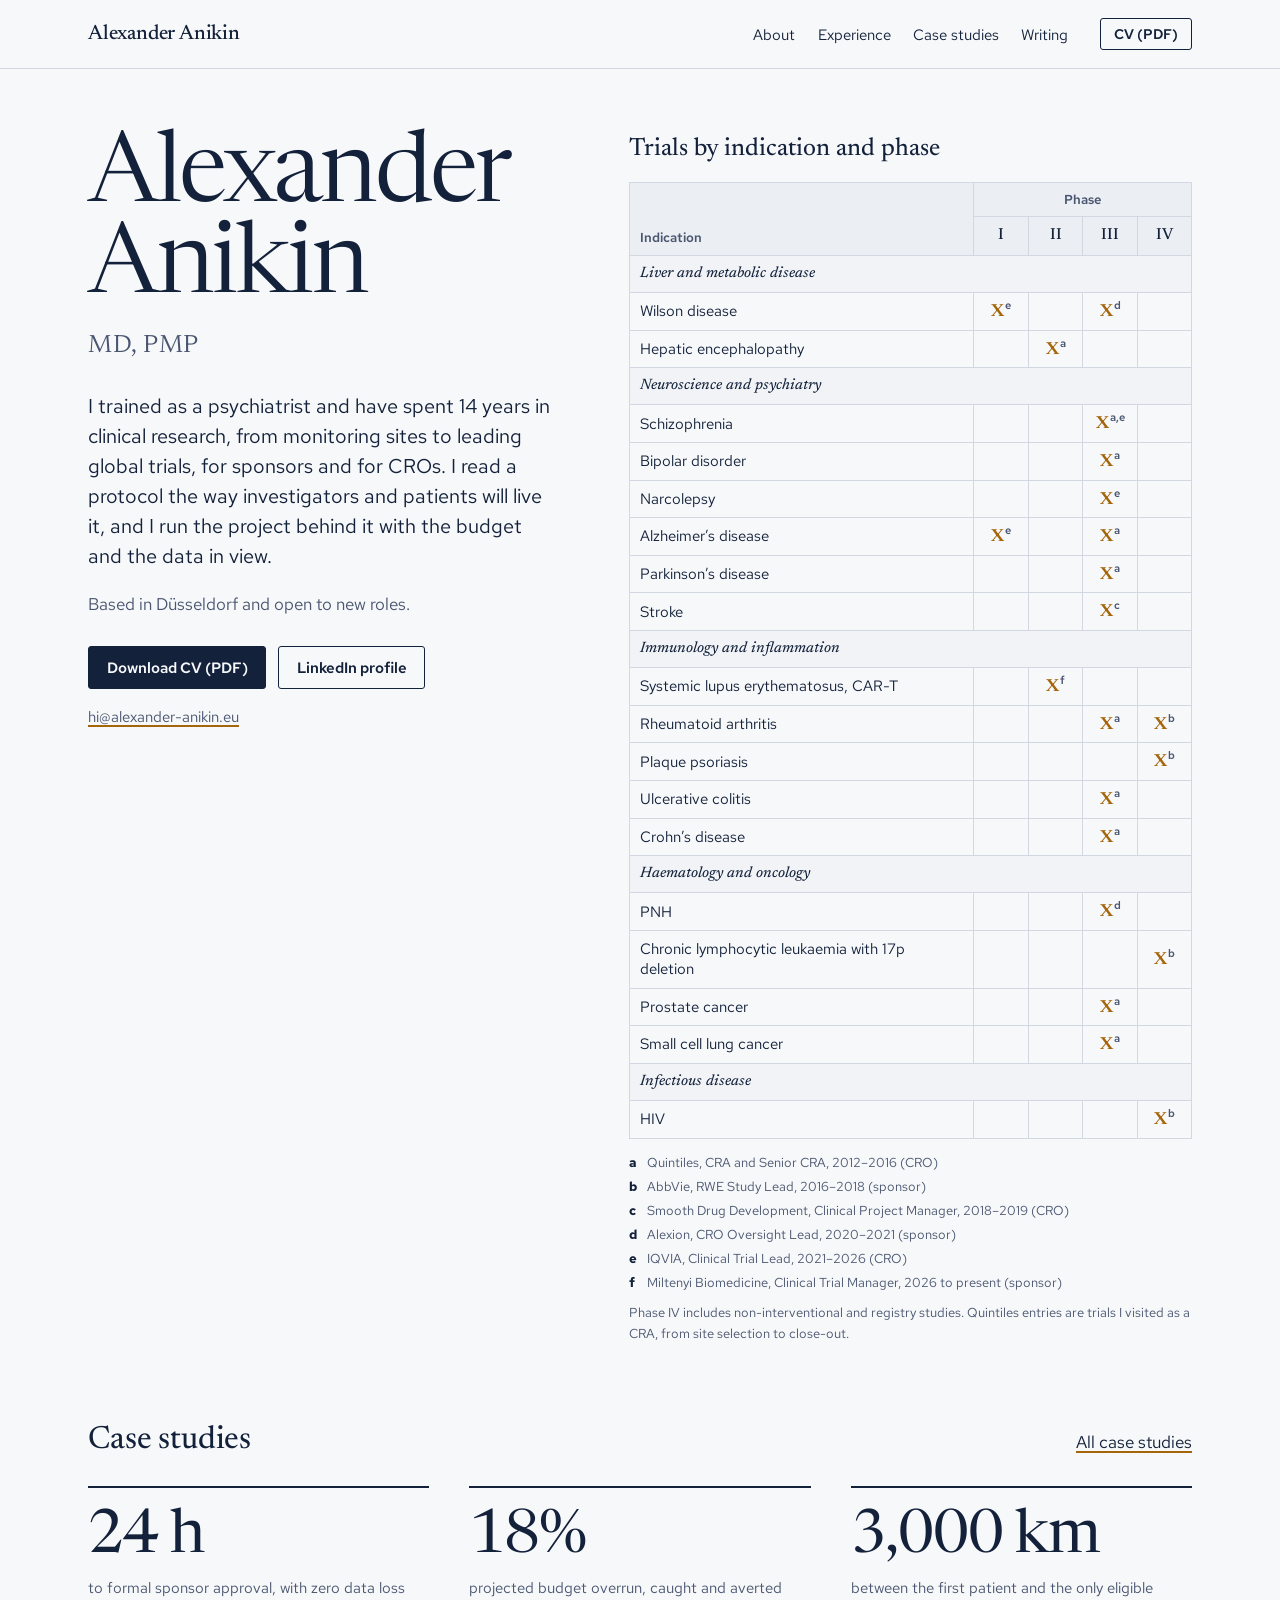
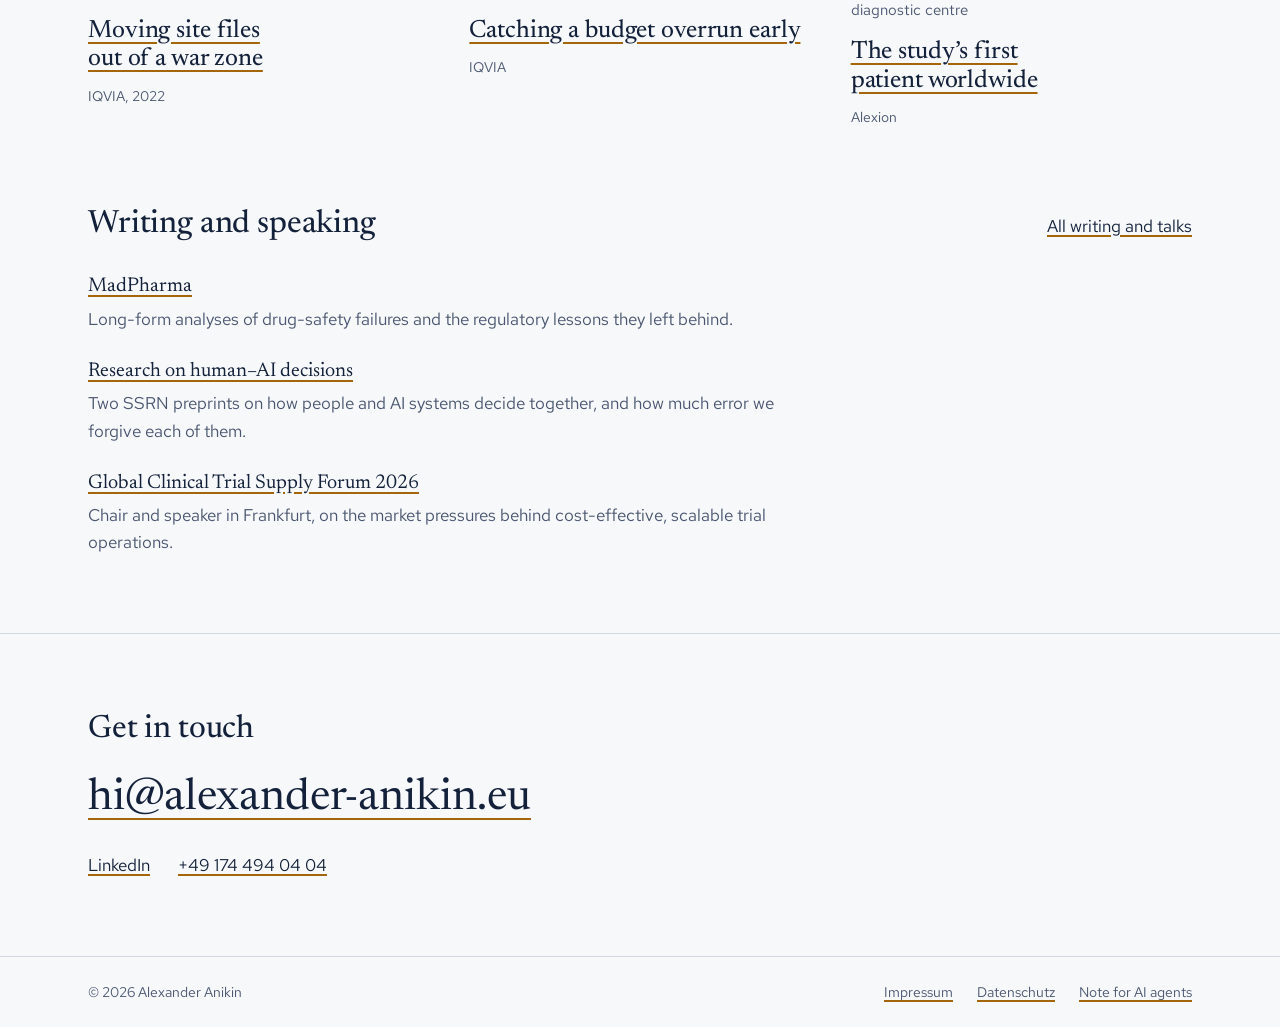
<file: index.html>
<!doctype html>
<html lang="en">
<head>
<meta charset="utf-8">
<meta name="viewport" content="width=device-width, initial-scale=1">
<title>Alexander Anikin, MD | Clinical development and clinical trials</title>
<meta name="description" content="Alexander Anikin, MD: psychiatrist by training, clinical development leader in Düsseldorf. 14 years of Phase I–IV trials at sponsors and CROs. Open to new roles.">
<link rel="canonical" href="https://alexander-anikin.eu/">
<meta name="author" content="Alexander Anikin">
<meta property="og:type" content="profile">
<meta property="og:site_name" content="Alexander Anikin">
<meta property="og:locale" content="en_GB">
<meta property="og:title" content="Alexander Anikin, MD | Clinical development and clinical trials">
<meta property="og:description" content="Alexander Anikin, MD: psychiatrist by training, clinical development leader in Düsseldorf. 14 years of Phase I–IV trials at sponsors and CROs. Open to new roles.">
<meta property="og:url" content="https://alexander-anikin.eu/">
<meta property="og:image" content="https://alexander-anikin.eu/assets/og-image.png">
<meta property="og:image:width" content="1200">
<meta property="og:image:height" content="630">
<meta property="og:image:alt" content="Alexander Anikin, MD. Clinical development leader, trained in psychiatry.">
<meta name="twitter:card" content="summary_large_image">
<link rel="me" href="https://www.linkedin.com/in/alxanikin/">
<link rel="alternate" type="text/plain" href="https://alexander-anikin.eu/llms.txt" title="Summary for AI agents">
<script type="application/ld+json">
{
 "@context": "https://schema.org",
 "@graph": [
  {
   "@type": "WebSite",
   "@id": "https://alexander-anikin.eu/#website",
   "url": "https://alexander-anikin.eu/",
   "name": "Alexander Anikin",
   "inLanguage": "en",
   "publisher": {
    "@id": "https://alexander-anikin.eu/#person"
   }
  },
  {
   "@type": "Person",
   "@id": "https://alexander-anikin.eu/#person",
   "name": "Alexander Anikin",
   "alternateName": [
    "Aleksandr Anikin",
    "Alexander Anikin, MD"
   ],
   "honorificSuffix": "MD",
   "url": "https://alexander-anikin.eu/",
   "image": "https://alexander-anikin.eu/assets/portrait.jpg",
   "email": "mailto:hi@alexander-anikin.eu",
   "telephone": "+49 174 494 0404",
   "jobTitle": "Clinical Trial Manager",
   "worksFor": {
    "@type": "Organization",
    "name": "Miltenyi Biomedicine"
   },
   "description": "Psychiatrist by training and clinical development leader with 14 years in clinical research at sponsors (AbbVie, Alexion, Miltenyi Biomedicine) and CROs (Quintiles, IQVIA, Smooth Drug Development), across Phase I–IV trials. Based in Düsseldorf, Germany, and open to new roles.",
   "address": {
    "@type": "PostalAddress",
    "addressLocality": "Düsseldorf",
    "addressCountry": "DE"
   },
   "alumniOf": [
    {
     "@type": "CollegeOrUniversity",
     "name": "Sechenov Moscow Medical University"
    },
    {
     "@type": "EducationalOrganization",
     "name": "Moscow Research Institute of Psychiatry"
    }
   ],
   "hasCredential": [
    {
     "@type": "EducationalOccupationalCredential",
     "name": "Medical Doctor (MD)",
     "credentialCategory": "degree",
     "recognizedBy": {
      "@type": "CollegeOrUniversity",
      "name": "Sechenov Moscow Medical University"
     }
    },
    {
     "@type": "EducationalOccupationalCredential",
     "name": "Project Management Professional (PMP)",
     "credentialCategory": "certification",
     "recognizedBy": {
      "@type": "Organization",
      "name": "Project Management Institute"
     }
    },
    {
     "@type": "EducationalOccupationalCredential",
     "name": "PRINCE2 Agile Practitioner",
     "credentialCategory": "certification"
    },
    {
     "@type": "EducationalOccupationalCredential",
     "name": "Google Data Analytics Professional Certificate",
     "credentialCategory": "certificate",
     "recognizedBy": {
      "@type": "Organization",
      "name": "Google"
     }
    },
    {
     "@type": "EducationalOccupationalCredential",
     "name": "Goethe-Zertifikat B1",
     "credentialCategory": "certificate",
     "recognizedBy": {
      "@type": "Organization",
      "name": "Goethe-Institut"
     }
    }
   ],
   "knowsAbout": [
    "Clinical trials",
    "Clinical development",
    "Clinical operations",
    "Psychiatry",
    "Rare diseases",
    "Wilson disease",
    "Liver and metabolic disease",
    "CAR-T cell therapy",
    "Advanced therapy medicinal products",
    "Real-world evidence",
    "Non-interventional studies",
    "Risk-based quality management",
    "ICH E6(R3)",
    "EU Clinical Trials Regulation",
    "CRO oversight",
    "Clinical trial budgets",
    "Project management",
    "Human–AI collaboration"
   ],
   "knowsLanguage": [
    "English",
    "Russian",
    "German"
   ],
   "sameAs": [
    "https://www.linkedin.com/in/alxanikin/"
   ]
  }
 ]
}
</script>
<meta name="theme-color" content="#F7F8FA" media="(prefers-color-scheme: light)">
<meta name="theme-color" content="#0E1626" media="(prefers-color-scheme: dark)">
<link rel="icon" href="favicon.ico" sizes="48x48">
<link rel="icon" href="assets/favicon.svg" type="image/svg+xml">
<link rel="apple-touch-icon" href="assets/apple-touch-icon.png">
<link rel="preload" href="assets/fonts/newsreader-latin-opsz-normal.woff2" as="font" type="font/woff2" crossorigin>
<link rel="stylesheet" href="assets/site.css">
</head>
<body>
<a class="skip" href="#main">Skip to content</a>
<header class="site-header">
  <div class="wrap header-inner">
    <a class="brand" href="index.html" aria-current="page">Alexander Anikin</a>
    <nav class="site-nav" aria-label="Main">
      <ul><li><a href="about.html">About</a></li><li><a href="experience.html">Experience</a></li><li><a href="case-studies.html">Case studies</a></li><li><a href="writing.html">Writing</a></li></ul>
    </nav>
    <a class="btn btn-ghost btn-small" href="cv/alexander-anikin-cv.pdf">CV (PDF)</a>
  </div>
</header>
<main id="main">
  <div class="wrap hero">
    <div class="hero-intro">
      <h1 class="hero-name"><span>Alexander</span><span>Anikin</span></h1>
      <p class="hero-post">MD, PMP</p>
      <p class="hero-lead">I trained as a psychiatrist and have spent 14 years in clinical research, from monitoring sites to leading global trials, for sponsors and for CROs. I read a protocol the way investigators and patients will live it, and I run the project behind it with the budget and the data in view.</p>
      <p class="hero-status">Based in Düsseldorf and open to new roles.</p>
      <div class="hero-actions">
        <a class="btn btn-primary" href="cv/alexander-anikin-cv.pdf">Download CV (PDF)</a>
        <a class="btn btn-ghost" href="https://www.linkedin.com/in/alxanikin/" rel="me">LinkedIn profile</a>
      </div>
      <p class="hero-email"><a href="mailto:hi@alexander-anikin.eu">hi@alexander-anikin.eu</a></p>
    </div>
    <div class="soa-block">
  <div class="soa-scroll">
    <table class="soa">
      <caption>Trials by indication and phase</caption>
      <thead>
        <tr><th class="ind" rowspan="2" scope="col">Indication</th><th colspan="4" scope="colgroup">Phase</th></tr>
        <tr class="phases"><th scope="col">I</th><th scope="col">II</th><th scope="col">III</th><th scope="col">IV</th></tr>
      </thead>
      <tbody>
        <tr class="group"><th colspan="5" scope="colgroup">Liver and metabolic disease</th></tr><tr><th scope="row">Wilson disease</th><td><span class="mark" style="--i:0" aria-hidden="true">X<sup>e</sup></span><span class="sr">IQVIA, CRO side</span></td><td></td><td><span class="mark" style="--i:1" aria-hidden="true">X<sup>d</sup></span><span class="sr">Alexion, sponsor side</span></td><td></td></tr><tr><th scope="row">Hepatic encephalopathy</th><td></td><td><span class="mark" style="--i:2" aria-hidden="true">X<sup>a</sup></span><span class="sr">Quintiles, CRO side</span></td><td></td><td></td></tr><tr class="group"><th colspan="5" scope="colgroup">Neuroscience and psychiatry</th></tr><tr><th scope="row">Schizophrenia</th><td></td><td></td><td><span class="mark" style="--i:3" aria-hidden="true">X<sup>a,e</sup></span><span class="sr">Quintiles, CRO side; IQVIA, CRO side</span></td><td></td></tr><tr><th scope="row">Bipolar disorder</th><td></td><td></td><td><span class="mark" style="--i:4" aria-hidden="true">X<sup>a</sup></span><span class="sr">Quintiles, CRO side</span></td><td></td></tr><tr><th scope="row">Narcolepsy</th><td></td><td></td><td><span class="mark" style="--i:5" aria-hidden="true">X<sup>e</sup></span><span class="sr">IQVIA, CRO side</span></td><td></td></tr><tr><th scope="row">Alzheimer’s disease</th><td><span class="mark" style="--i:6" aria-hidden="true">X<sup>e</sup></span><span class="sr">IQVIA, CRO side</span></td><td></td><td><span class="mark" style="--i:7" aria-hidden="true">X<sup>a</sup></span><span class="sr">Quintiles, CRO side</span></td><td></td></tr><tr><th scope="row">Parkinson’s disease</th><td></td><td></td><td><span class="mark" style="--i:8" aria-hidden="true">X<sup>a</sup></span><span class="sr">Quintiles, CRO side</span></td><td></td></tr><tr><th scope="row">Stroke</th><td></td><td></td><td><span class="mark" style="--i:9" aria-hidden="true">X<sup>c</sup></span><span class="sr">Smooth Drug Development, CRO side</span></td><td></td></tr><tr class="group"><th colspan="5" scope="colgroup">Immunology and inflammation</th></tr><tr><th scope="row">Systemic lupus erythematosus, CAR-T</th><td></td><td><span class="mark" style="--i:10" aria-hidden="true">X<sup>f</sup></span><span class="sr">Miltenyi Biomedicine, sponsor side</span></td><td></td><td></td></tr><tr><th scope="row">Rheumatoid arthritis</th><td></td><td></td><td><span class="mark" style="--i:11" aria-hidden="true">X<sup>a</sup></span><span class="sr">Quintiles, CRO side</span></td><td><span class="mark" style="--i:12" aria-hidden="true">X<sup>b</sup></span><span class="sr">AbbVie, sponsor side</span></td></tr><tr><th scope="row">Plaque psoriasis</th><td></td><td></td><td></td><td><span class="mark" style="--i:13" aria-hidden="true">X<sup>b</sup></span><span class="sr">AbbVie, sponsor side</span></td></tr><tr><th scope="row">Ulcerative colitis</th><td></td><td></td><td><span class="mark" style="--i:14" aria-hidden="true">X<sup>a</sup></span><span class="sr">Quintiles, CRO side</span></td><td></td></tr><tr><th scope="row">Crohn’s disease</th><td></td><td></td><td><span class="mark" style="--i:15" aria-hidden="true">X<sup>a</sup></span><span class="sr">Quintiles, CRO side</span></td><td></td></tr><tr class="group"><th colspan="5" scope="colgroup">Haematology and oncology</th></tr><tr><th scope="row"><abbr title="Paroxysmal nocturnal haemoglobinuria">PNH</abbr></th><td></td><td></td><td><span class="mark" style="--i:16" aria-hidden="true">X<sup>d</sup></span><span class="sr">Alexion, sponsor side</span></td><td></td></tr><tr><th scope="row">Chronic lymphocytic leukaemia with 17p deletion</th><td></td><td></td><td></td><td><span class="mark" style="--i:17" aria-hidden="true">X<sup>b</sup></span><span class="sr">AbbVie, sponsor side</span></td></tr><tr><th scope="row">Prostate cancer</th><td></td><td></td><td><span class="mark" style="--i:18" aria-hidden="true">X<sup>a</sup></span><span class="sr">Quintiles, CRO side</span></td><td></td></tr><tr><th scope="row">Small cell lung cancer</th><td></td><td></td><td><span class="mark" style="--i:19" aria-hidden="true">X<sup>a</sup></span><span class="sr">Quintiles, CRO side</span></td><td></td></tr><tr class="group"><th colspan="5" scope="colgroup">Infectious disease</th></tr><tr><th scope="row">HIV</th><td></td><td></td><td></td><td><span class="mark" style="--i:20" aria-hidden="true">X<sup>b</sup></span><span class="sr">AbbVie, sponsor side</span></td></tr>
      </tbody>
    </table>
  </div>
  <ol class="soa-notes" aria-label="Roles"><li><span class="key">a</span><span>Quintiles, CRA and Senior CRA, 2012–2016 (CRO)</span></li><li><span class="key">b</span><span>AbbVie, RWE Study Lead, 2016–2018 (sponsor)</span></li><li><span class="key">c</span><span>Smooth Drug Development, Clinical Project Manager, 2018–2019 (CRO)</span></li><li><span class="key">d</span><span>Alexion, CRO Oversight Lead, 2020–2021 (sponsor)</span></li><li><span class="key">e</span><span>IQVIA, Clinical Trial Lead, 2021–2026 (CRO)</span></li><li><span class="key">f</span><span>Miltenyi Biomedicine, Clinical Trial Manager, 2026 to present (sponsor)</span></li></ol>
  <p class="soa-foot">Phase IV includes non-interventional and registry studies. Quintiles entries are trials I visited as a CRA, from site selection to close-out.</p>
</div>
  </div>

  <section class="section" aria-labelledby="cases-title">
    <div class="wrap">
      <div class="section-head">
        <h2 id="cases-title">Case studies</h2>
        <a href="case-studies.html">All case studies</a>
      </div>
      <ul class="cases">
        <li class="case">
          <p class="stat">24&nbsp;h</p>
          <p class="stat-label">to formal sponsor approval, with zero data loss</p>
          <h3><a href="case-studies.html#war-zone">Moving site files out of a war zone</a></h3>
          <p class="meta">IQVIA, 2022</p>
        </li>
        <li class="case">
          <p class="stat">18%</p>
          <p class="stat-label">projected budget overrun, caught and averted</p>
          <h3><a href="case-studies.html#overrun">Catching a budget overrun early</a></h3>
          <p class="meta">IQVIA</p>
        </li>
        <li class="case">
          <p class="stat">3,000&nbsp;km</p>
          <p class="stat-label">between the first patient and the only eligible diagnostic centre</p>
          <h3><a href="case-studies.html#first-patient">The study’s first patient worldwide</a></h3>
          <p class="meta">Alexion</p>
        </li>
      </ul>
    </div>
  </section>

  <section class="section" aria-labelledby="writing-title">
    <div class="wrap">
      <div class="section-head">
        <h2 id="writing-title">Writing and speaking</h2>
        <a href="writing.html">All writing and talks</a>
      </div>
      <ul class="list-plain">
        <li><a class="title" href="https://www.madpharma.de/">MadPharma</a><p>Long-form analyses of drug-safety failures and the regulatory lessons they left behind.</p></li>
        <li><a class="title" href="writing.html#research">Research on human–AI decisions</a><p>Two SSRN preprints on how people and AI systems decide together, and how much error we forgive each of them.</p></li>
        <li><a class="title" href="writing.html#speaking">Global Clinical Trial Supply Forum 2026</a><p>Chair and speaker in Frankfurt, on the market pressures behind cost-effective, scalable trial operations.</p></li>
      </ul>
    </div>
  </section>

  <section class="contact" aria-labelledby="contact-title">
  <div class="wrap">
    <h2 id="contact-title">Get in touch</h2>
    <p class="contact-email"><a href="mailto:hi@alexander-anikin.eu">hi@alexander-anikin.eu</a></p>
    <ul class="contact-other">
      <li><a href="https://www.linkedin.com/in/alxanikin/" rel="me">LinkedIn</a></li>
      <li><a href="tel:+491744940404">+49 174 494 04 04</a></li>
    </ul>
  </div>
</section>
</main>
<footer class="site-footer">
  <div class="wrap footer-inner">
    <p>© 2026 Alexander Anikin</p>
    <ul>
      <li><a href="impressum.html">Impressum</a></li>
      <li><a href="datenschutz.html">Datenschutz</a></li>
      <li><a href="llms.txt">Note for AI agents</a></li>
    </ul>
  </div>
</footer>
</body>
</html>
</file>
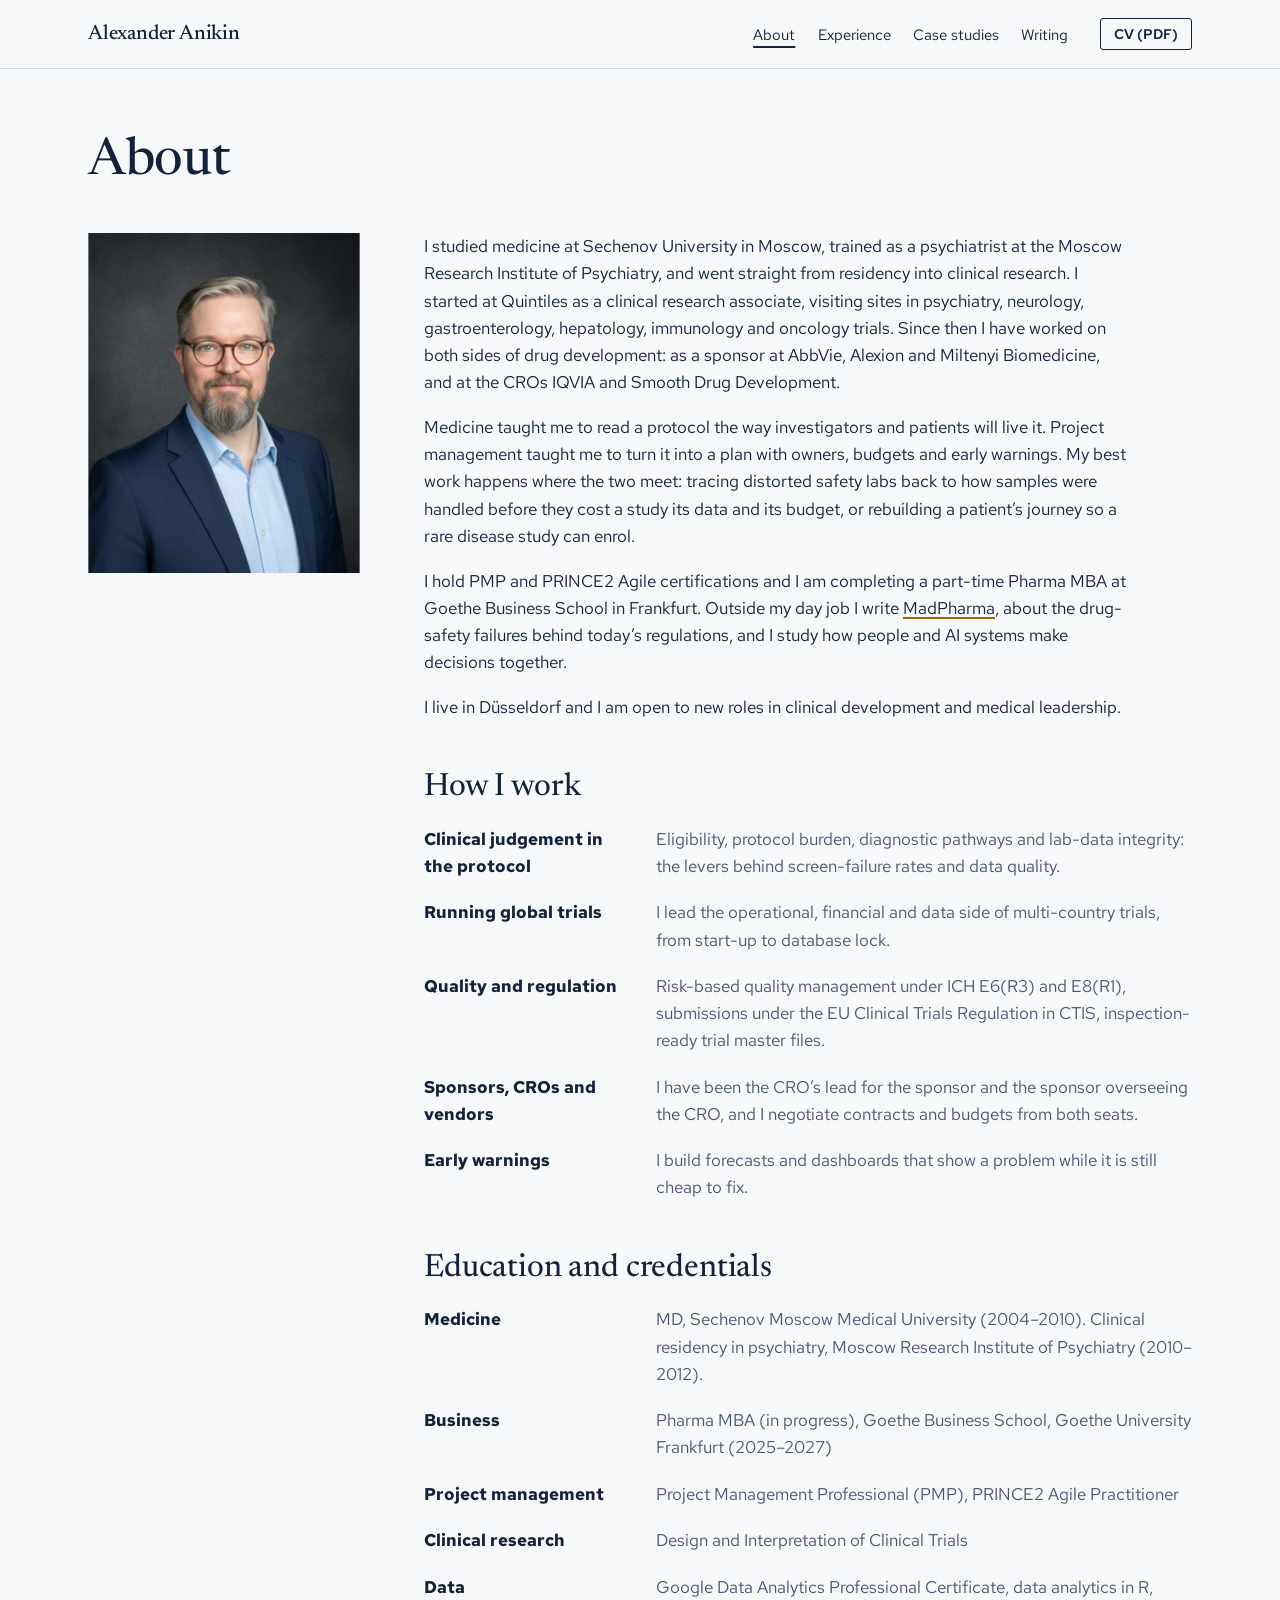
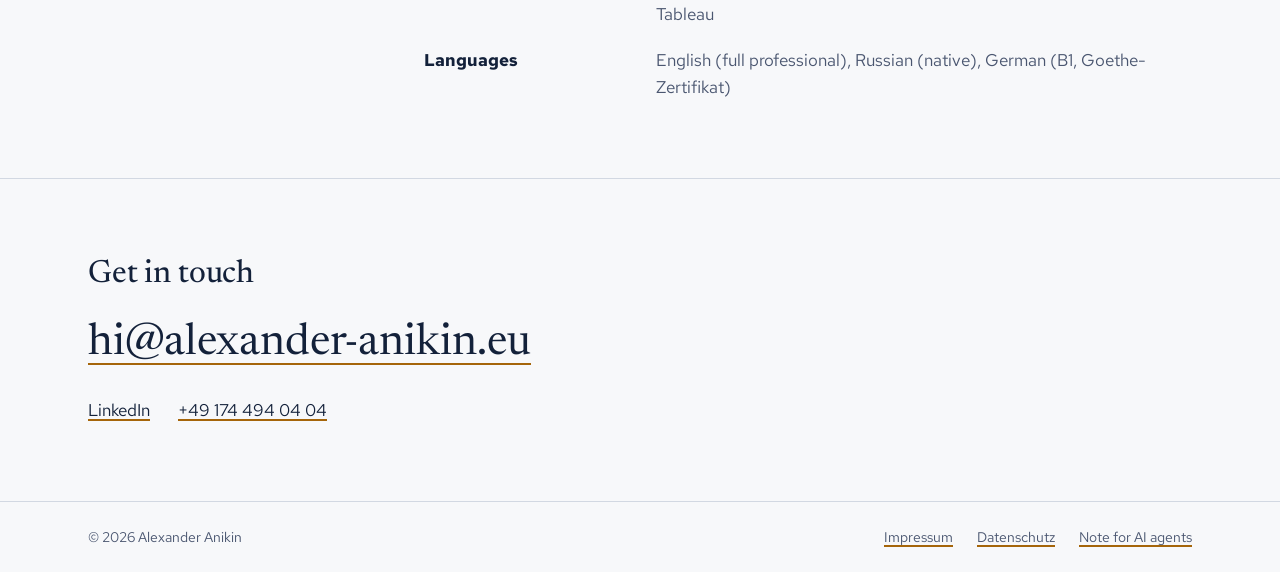
<file: about.html>
<!doctype html>
<html lang="en">
<head>
<meta charset="utf-8">
<meta name="viewport" content="width=device-width, initial-scale=1">
<title>About | Alexander Anikin, MD</title>
<meta name="description" content="Psychiatrist by training, clinical trial leader by trade: Alexander Anikin’s background, education, certifications, languages and ways of working.">
<link rel="canonical" href="https://alexander-anikin.eu/about.html">
<meta name="author" content="Alexander Anikin">
<meta property="og:type" content="profile">
<meta property="og:site_name" content="Alexander Anikin">
<meta property="og:locale" content="en_GB">
<meta property="og:title" content="About | Alexander Anikin, MD">
<meta property="og:description" content="Psychiatrist by training, clinical trial leader by trade: Alexander Anikin’s background, education, certifications, languages and ways of working.">
<meta property="og:url" content="https://alexander-anikin.eu/about.html">
<meta property="og:image" content="https://alexander-anikin.eu/assets/og-image.png">
<meta property="og:image:width" content="1200">
<meta property="og:image:height" content="630">
<meta property="og:image:alt" content="Alexander Anikin, MD. Clinical development leader, trained in psychiatry.">
<meta name="twitter:card" content="summary_large_image">
<link rel="me" href="https://www.linkedin.com/in/alxanikin/">
<link rel="alternate" type="text/plain" href="https://alexander-anikin.eu/llms.txt" title="Summary for AI agents">
<script type="application/ld+json">
{
 "@context": "https://schema.org",
 "@graph": [
  {
   "@type": "WebSite",
   "@id": "https://alexander-anikin.eu/#website",
   "url": "https://alexander-anikin.eu/",
   "name": "Alexander Anikin",
   "inLanguage": "en",
   "publisher": {
    "@id": "https://alexander-anikin.eu/#person"
   }
  },
  {
   "@type": "Person",
   "@id": "https://alexander-anikin.eu/#person",
   "name": "Alexander Anikin",
   "alternateName": [
    "Aleksandr Anikin",
    "Alexander Anikin, MD"
   ],
   "honorificSuffix": "MD",
   "url": "https://alexander-anikin.eu/",
   "image": "https://alexander-anikin.eu/assets/portrait.jpg",
   "email": "mailto:hi@alexander-anikin.eu",
   "telephone": "+49 174 494 0404",
   "jobTitle": "Clinical Trial Manager",
   "worksFor": {
    "@type": "Organization",
    "name": "Miltenyi Biomedicine"
   },
   "description": "Psychiatrist by training and clinical development leader with 14 years in clinical research at sponsors (AbbVie, Alexion, Miltenyi Biomedicine) and CROs (Quintiles, IQVIA, Smooth Drug Development), across Phase I–IV trials. Based in Düsseldorf, Germany, and open to new roles.",
   "address": {
    "@type": "PostalAddress",
    "addressLocality": "Düsseldorf",
    "addressCountry": "DE"
   },
   "alumniOf": [
    {
     "@type": "CollegeOrUniversity",
     "name": "Sechenov Moscow Medical University"
    },
    {
     "@type": "EducationalOrganization",
     "name": "Moscow Research Institute of Psychiatry"
    }
   ],
   "hasCredential": [
    {
     "@type": "EducationalOccupationalCredential",
     "name": "Medical Doctor (MD)",
     "credentialCategory": "degree",
     "recognizedBy": {
      "@type": "CollegeOrUniversity",
      "name": "Sechenov Moscow Medical University"
     }
    },
    {
     "@type": "EducationalOccupationalCredential",
     "name": "Project Management Professional (PMP)",
     "credentialCategory": "certification",
     "recognizedBy": {
      "@type": "Organization",
      "name": "Project Management Institute"
     }
    },
    {
     "@type": "EducationalOccupationalCredential",
     "name": "PRINCE2 Agile Practitioner",
     "credentialCategory": "certification"
    },
    {
     "@type": "EducationalOccupationalCredential",
     "name": "Google Data Analytics Professional Certificate",
     "credentialCategory": "certificate",
     "recognizedBy": {
      "@type": "Organization",
      "name": "Google"
     }
    },
    {
     "@type": "EducationalOccupationalCredential",
     "name": "Goethe-Zertifikat B1",
     "credentialCategory": "certificate",
     "recognizedBy": {
      "@type": "Organization",
      "name": "Goethe-Institut"
     }
    }
   ],
   "knowsAbout": [
    "Clinical trials",
    "Clinical development",
    "Clinical operations",
    "Psychiatry",
    "Rare diseases",
    "Wilson disease",
    "Liver and metabolic disease",
    "CAR-T cell therapy",
    "Advanced therapy medicinal products",
    "Real-world evidence",
    "Non-interventional studies",
    "Risk-based quality management",
    "ICH E6(R3)",
    "EU Clinical Trials Regulation",
    "CRO oversight",
    "Clinical trial budgets",
    "Project management",
    "Human–AI collaboration"
   ],
   "knowsLanguage": [
    "English",
    "Russian",
    "German"
   ],
   "sameAs": [
    "https://www.linkedin.com/in/alxanikin/"
   ]
  },
  {
   "@type": "ProfilePage",
   "@id": "https://alexander-anikin.eu/about.html",
   "url": "https://alexander-anikin.eu/about.html",
   "name": "About Alexander Anikin",
   "isPartOf": {
    "@id": "https://alexander-anikin.eu/#website"
   },
   "mainEntity": {
    "@id": "https://alexander-anikin.eu/#person"
   },
   "dateModified": "2026-10-29"
  }
 ]
}
</script>
<meta name="theme-color" content="#F7F8FA" media="(prefers-color-scheme: light)">
<meta name="theme-color" content="#0E1626" media="(prefers-color-scheme: dark)">
<link rel="icon" href="favicon.ico" sizes="48x48">
<link rel="icon" href="assets/favicon.svg" type="image/svg+xml">
<link rel="apple-touch-icon" href="assets/apple-touch-icon.png">
<link rel="preload" href="assets/fonts/newsreader-latin-opsz-normal.woff2" as="font" type="font/woff2" crossorigin>
<link rel="stylesheet" href="assets/site.css">
</head>
<body>
<a class="skip" href="#main">Skip to content</a>
<header class="site-header">
  <div class="wrap header-inner">
    <a class="brand" href="index.html">Alexander Anikin</a>
    <nav class="site-nav" aria-label="Main">
      <ul><li><a href="about.html" aria-current="page">About</a></li><li><a href="experience.html">Experience</a></li><li><a href="case-studies.html">Case studies</a></li><li><a href="writing.html">Writing</a></li></ul>
    </nav>
    <a class="btn btn-ghost btn-small" href="cv/alexander-anikin-cv.pdf">CV (PDF)</a>
  </div>
</header>
<main id="main">
  <div class="wrap">
    <div class="page-head">
      <h1>About</h1>
    </div>
    <div class="about">
      <div>
        <img class="portrait" src="assets/portrait.jpg" alt="Portrait of Alexander Anikin" width="640" height="800">
      </div>
      <div class="about-main">
        <div class="prose">
          <p>I studied medicine at Sechenov University in Moscow, trained as a psychiatrist at the Moscow Research Institute of Psychiatry, and went straight from residency into clinical research. I started at Quintiles as a clinical research associate, visiting sites in psychiatry, neurology, gastroenterology, hepatology, immunology and oncology trials. Since then I have worked on both sides of drug development: as a sponsor at AbbVie, Alexion and Miltenyi Biomedicine, and at the CROs IQVIA and Smooth Drug Development.</p>
          <p>Medicine taught me to read a protocol the way investigators and patients will live it. Project management taught me to turn it into a plan with owners, budgets and early warnings. My best work happens where the two meet: tracing distorted safety labs back to how samples were handled before they cost a study its data and its budget, or rebuilding a patient’s journey so a rare disease study can enrol.</p>
          <p>I hold PMP and PRINCE2 Agile certifications and I am completing a part-time Pharma MBA at Goethe Business School in Frankfurt. Outside my day job I write <a href="https://www.madpharma.de/">MadPharma</a>, about the drug-safety failures behind today’s regulations, and I study how people and AI systems make decisions together.</p>
          <p>I live in Düsseldorf and I am open to new roles in clinical development and medical leadership.</p>
        </div>

        <section aria-labelledby="work-title">
          <h2 id="work-title">How I work</h2>
          <dl class="deflist">
            <div><dt>Clinical judgement in the protocol</dt><dd>Eligibility, protocol burden, diagnostic pathways and lab-data integrity: the levers behind screen-failure rates and data quality.</dd></div>
            <div><dt>Running global trials</dt><dd>I lead the operational, financial and data side of multi-country trials, from start-up to database lock.</dd></div>
            <div><dt>Quality and regulation</dt><dd>Risk-based quality management under ICH E6(R3) and E8(R1), submissions under the EU Clinical Trials Regulation in CTIS, inspection-ready trial master files.</dd></div>
            <div><dt>Sponsors, CROs and vendors</dt><dd>I have been the CRO’s lead for the sponsor and the sponsor overseeing the CRO, and I negotiate contracts and budgets from both seats.</dd></div>
            <div><dt>Early warnings</dt><dd>I build forecasts and dashboards that show a problem while it is still cheap to fix.</dd></div>
          </dl>
        </section>

        <section aria-labelledby="cred-title">
          <h2 id="cred-title">Education and credentials</h2>
          <dl class="deflist">
            <div><dt>Medicine</dt><dd>MD, Sechenov Moscow Medical University (2004–2010). Clinical residency in psychiatry, Moscow Research Institute of Psychiatry (2010–2012).</dd></div>
            <div><dt>Business</dt><dd>Pharma MBA (in progress), Goethe Business School, Goethe University Frankfurt (2025–2027)</dd></div>
            <div><dt>Project management</dt><dd>Project Management Professional (PMP), PRINCE2 Agile Practitioner</dd></div>
            <div><dt>Clinical research</dt><dd>Design and Interpretation of Clinical Trials</dd></div>
            <div><dt>Data</dt><dd>Google Data Analytics Professional Certificate, data analytics in R, Tableau</dd></div>
            <div><dt>Languages</dt><dd>English (full professional), Russian (native), German (B1, Goethe-Zertifikat)</dd></div>
          </dl>
        </section>
      </div>
    </div>
  </div>
  <section class="contact" aria-labelledby="contact-title">
  <div class="wrap">
    <h2 id="contact-title">Get in touch</h2>
    <p class="contact-email"><a href="mailto:hi@alexander-anikin.eu">hi@alexander-anikin.eu</a></p>
    <ul class="contact-other">
      <li><a href="https://www.linkedin.com/in/alxanikin/" rel="me">LinkedIn</a></li>
      <li><a href="tel:+491744940404">+49 174 494 04 04</a></li>
    </ul>
  </div>
</section>
</main>
<footer class="site-footer">
  <div class="wrap footer-inner">
    <p>© 2026 Alexander Anikin</p>
    <ul>
      <li><a href="impressum.html">Impressum</a></li>
      <li><a href="datenschutz.html">Datenschutz</a></li>
      <li><a href="llms.txt">Note for AI agents</a></li>
    </ul>
  </div>
</footer>
</body>
</html>
</file>
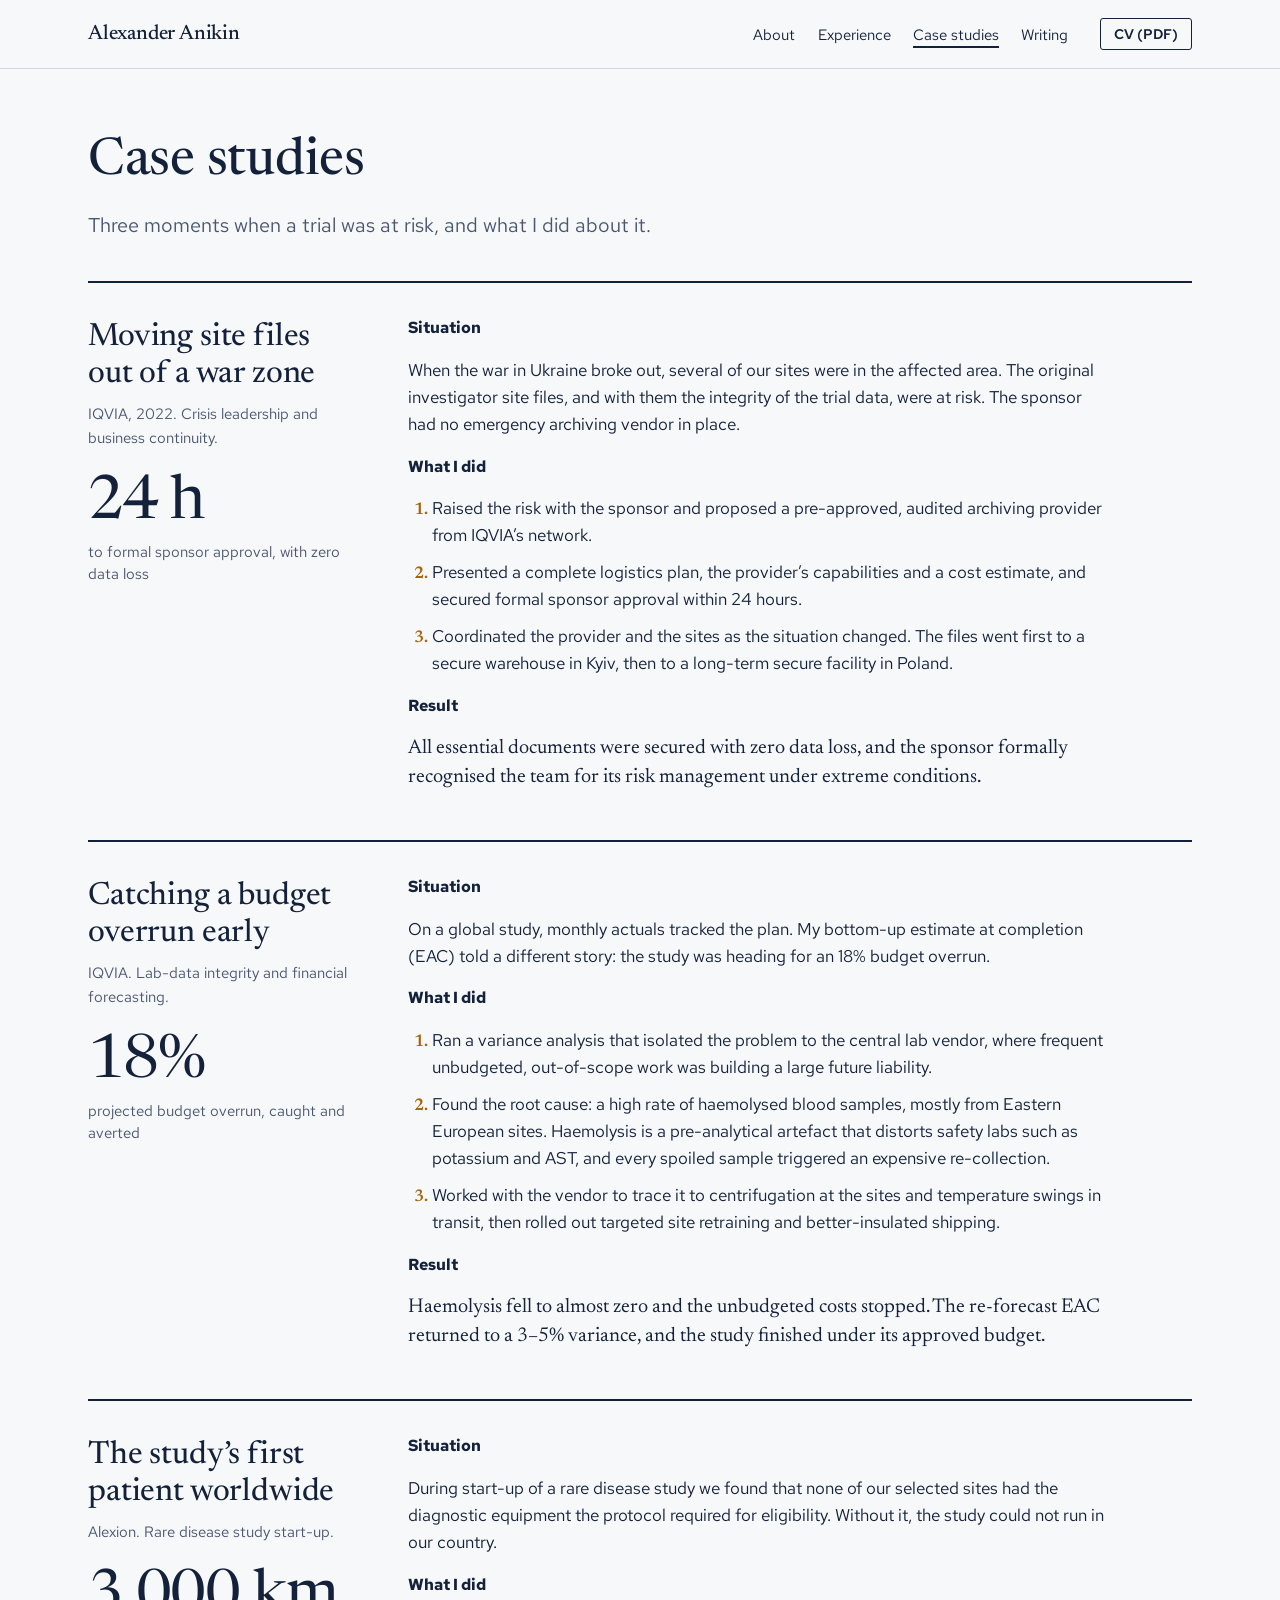
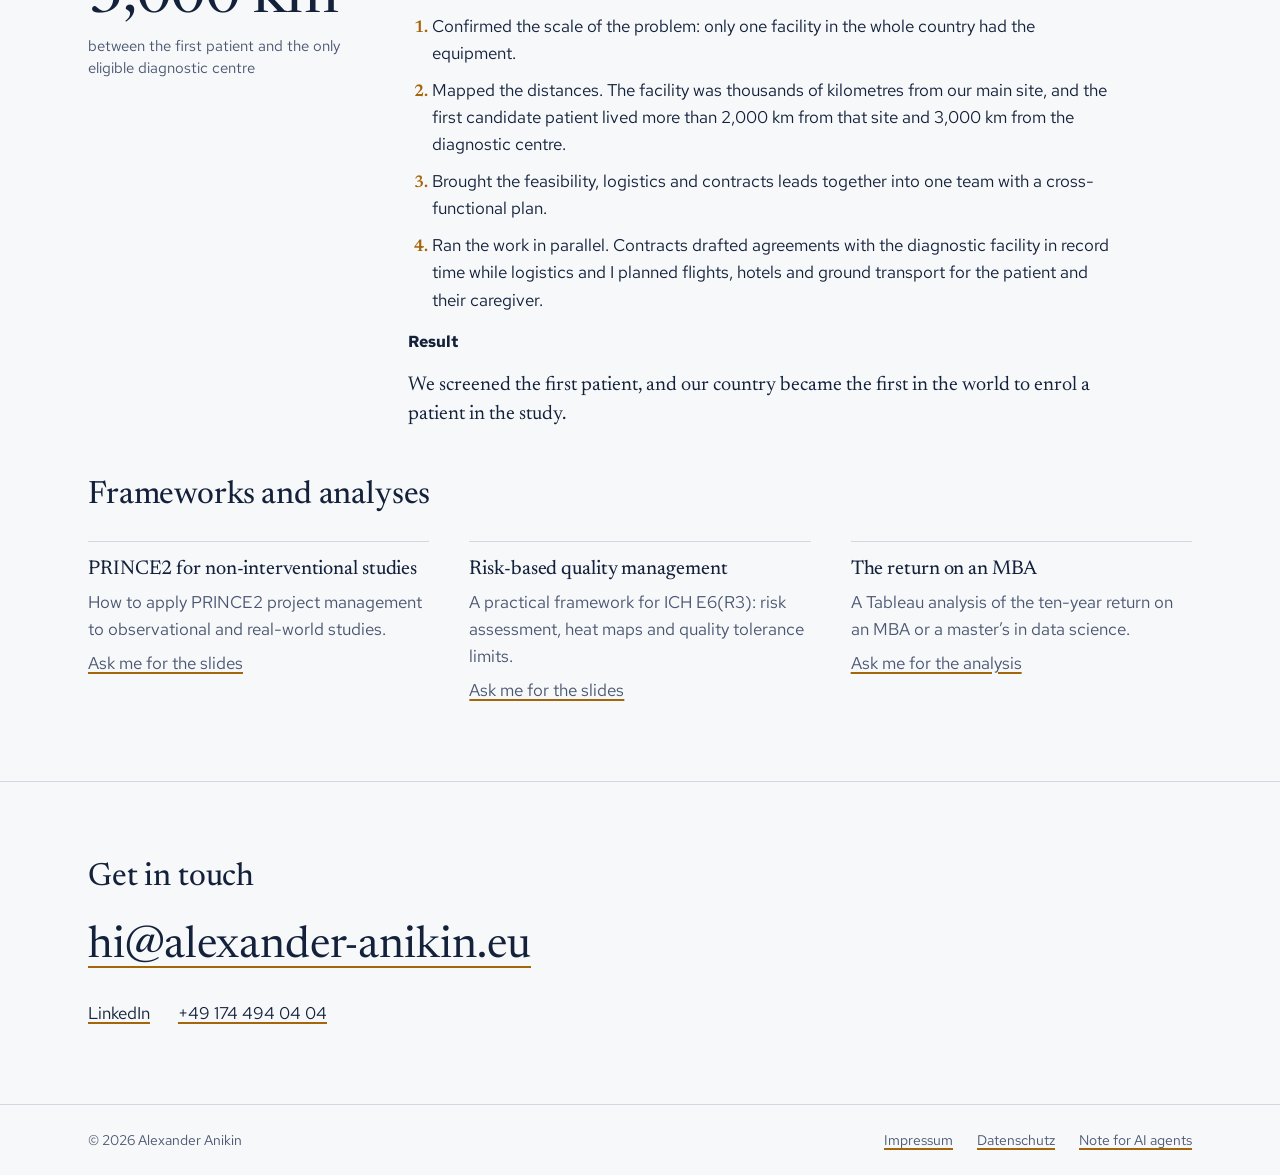
<file: case-studies.html>
<!doctype html>
<html lang="en">
<head>
<meta charset="utf-8">
<meta name="viewport" content="width=device-width, initial-scale=1">
<title>Case studies | Alexander Anikin, MD</title>
<meta name="description" content="Three trials at risk: site files moved out of a war zone, an 18% overrun caught early, and a first patient enrolled 3,000 km away.">
<link rel="canonical" href="https://alexander-anikin.eu/case-studies.html">
<meta name="author" content="Alexander Anikin">
<meta property="og:type" content="website">
<meta property="og:site_name" content="Alexander Anikin">
<meta property="og:locale" content="en_GB">
<meta property="og:title" content="Case studies | Alexander Anikin, MD">
<meta property="og:description" content="Three trials at risk: site files moved out of a war zone, an 18% overrun caught early, and a first patient enrolled 3,000 km away.">
<meta property="og:url" content="https://alexander-anikin.eu/case-studies.html">
<meta property="og:image" content="https://alexander-anikin.eu/assets/og-image.png">
<meta property="og:image:width" content="1200">
<meta property="og:image:height" content="630">
<meta property="og:image:alt" content="Alexander Anikin, MD. Clinical development leader, trained in psychiatry.">
<meta name="twitter:card" content="summary_large_image">
<link rel="me" href="https://www.linkedin.com/in/alxanikin/">
<link rel="alternate" type="text/plain" href="https://alexander-anikin.eu/llms.txt" title="Summary for AI agents">
<script type="application/ld+json">
{
 "@context": "https://schema.org",
 "@graph": [
  {
   "@type": "WebPage",
   "@id": "https://alexander-anikin.eu/case-studies.html",
   "url": "https://alexander-anikin.eu/case-studies.html",
   "name": "Case studies | Alexander Anikin, MD",
   "isPartOf": {
    "@id": "https://alexander-anikin.eu/#website"
   },
   "about": {
    "@id": "https://alexander-anikin.eu/#person"
   }
  }
 ]
}
</script>
<meta name="theme-color" content="#F7F8FA" media="(prefers-color-scheme: light)">
<meta name="theme-color" content="#0E1626" media="(prefers-color-scheme: dark)">
<link rel="icon" href="favicon.ico" sizes="48x48">
<link rel="icon" href="assets/favicon.svg" type="image/svg+xml">
<link rel="apple-touch-icon" href="assets/apple-touch-icon.png">
<link rel="preload" href="assets/fonts/newsreader-latin-opsz-normal.woff2" as="font" type="font/woff2" crossorigin>
<link rel="stylesheet" href="assets/site.css">
</head>
<body>
<a class="skip" href="#main">Skip to content</a>
<header class="site-header">
  <div class="wrap header-inner">
    <a class="brand" href="index.html">Alexander Anikin</a>
    <nav class="site-nav" aria-label="Main">
      <ul><li><a href="about.html">About</a></li><li><a href="experience.html">Experience</a></li><li><a href="case-studies.html" aria-current="page">Case studies</a></li><li><a href="writing.html">Writing</a></li></ul>
    </nav>
    <a class="btn btn-ghost btn-small" href="cv/alexander-anikin-cv.pdf">CV (PDF)</a>
  </div>
</header>
<main id="main">
  <div class="wrap">
    <div class="page-head">
      <h1>Case studies</h1>
      <p class="intro">Three moments when a trial was at risk, and what I did about it.</p>
    </div>
    <article class="case-full" id="war-zone">
  <header>
    <h2>Moving site files out of a war zone</h2>
    <p class="meta">IQVIA, 2022. Crisis leadership and business continuity.</p>
    <p class="stat">24&nbsp;h</p>
    <p class="stat-label">to formal sponsor approval, with zero data loss</p>
  </header>
  <div class="case-body">
    <h3>Situation</h3>
    <p>When the war in Ukraine broke out, several of our sites were in the affected area. The original investigator site files, and with them the integrity of the trial data, were at risk. The sponsor had no emergency archiving vendor in place.</p>
    <h3>What I did</h3>
    <ol class="steps"><li>Raised the risk with the sponsor and proposed a pre-approved, audited archiving provider from IQVIA’s network.</li><li>Presented a complete logistics plan, the provider’s capabilities and a cost estimate, and secured formal sponsor approval within 24 hours.</li><li>Coordinated the provider and the sites as the situation changed. The files went first to a secure warehouse in Kyiv, then to a long-term secure facility in Poland.</li></ol>
    <h3>Result</h3>
    <p class="result">All essential documents were secured with zero data loss, and the sponsor formally recognised the team for its risk management under extreme conditions.</p>
  </div>
</article><article class="case-full" id="overrun">
  <header>
    <h2>Catching a budget overrun early</h2>
    <p class="meta">IQVIA. Lab-data integrity and financial forecasting.</p>
    <p class="stat">18%</p>
    <p class="stat-label">projected budget overrun, caught and averted</p>
  </header>
  <div class="case-body">
    <h3>Situation</h3>
    <p>On a global study, monthly actuals tracked the plan. My bottom-up estimate at completion (EAC) told a different story: the study was heading for an 18% budget overrun.</p>
    <h3>What I did</h3>
    <ol class="steps"><li>Ran a variance analysis that isolated the problem to the central lab vendor, where frequent unbudgeted, out-of-scope work was building a large future liability.</li><li>Found the root cause: a high rate of haemolysed blood samples, mostly from Eastern European sites. Haemolysis is a pre-analytical artefact that distorts safety labs such as potassium and AST, and every spoiled sample triggered an expensive re-collection.</li><li>Worked with the vendor to trace it to centrifugation at the sites and temperature swings in transit, then rolled out targeted site retraining and better-insulated shipping.</li></ol>
    <h3>Result</h3>
    <p class="result">Haemolysis fell to almost zero and the unbudgeted costs stopped. The re-forecast EAC returned to a 3–5% variance, and the study finished under its approved budget.</p>
  </div>
</article><article class="case-full" id="first-patient">
  <header>
    <h2>The study’s first patient worldwide</h2>
    <p class="meta">Alexion. Rare disease study start-up.</p>
    <p class="stat">3,000&nbsp;km</p>
    <p class="stat-label">between the first patient and the only eligible diagnostic centre</p>
  </header>
  <div class="case-body">
    <h3>Situation</h3>
    <p>During start-up of a rare disease study we found that none of our selected sites had the diagnostic equipment the protocol required for eligibility. Without it, the study could not run in our country.</p>
    <h3>What I did</h3>
    <ol class="steps"><li>Confirmed the scale of the problem: only one facility in the whole country had the equipment.</li><li>Mapped the distances. The facility was thousands of kilometres from our main site, and the first candidate patient lived more than 2,000&nbsp;km from that site and 3,000&nbsp;km from the diagnostic centre.</li><li>Brought the feasibility, logistics and contracts leads together into one team with a cross-functional plan.</li><li>Ran the work in parallel. Contracts drafted agreements with the diagnostic facility in record time while logistics and I planned flights, hotels and ground transport for the patient and their caregiver.</li></ol>
    <h3>Result</h3>
    <p class="result">We screened the first patient, and our country became the first in the world to enrol a patient in the study.</p>
  </div>
</article>

    <section class="section" aria-labelledby="frameworks-title">
      <div class="section-head">
        <h2 id="frameworks-title">Frameworks and analyses</h2>
      </div>
      <ul class="frameworks">
        <li>
          <h3>PRINCE2 for non-interventional studies</h3>
          <p>How to apply PRINCE2 project management to observational and real-world studies.</p>
          <p><a href="mailto:hi@alexander-anikin.eu?subject=PRINCE2%20for%20non-interventional%20studies">Ask me for the slides</a></p>
        </li>
        <li>
          <h3>Risk-based quality management</h3>
          <p>A practical framework for ICH E6(R3): risk assessment, heat maps and quality tolerance limits.</p>
          <p><a href="mailto:hi@alexander-anikin.eu?subject=Risk-based%20quality%20management">Ask me for the slides</a></p>
        </li>
        <li>
          <h3>The return on an MBA</h3>
          <p>A Tableau analysis of the ten-year return on an MBA or a master’s in data science.</p>
          <p><a href="mailto:hi@alexander-anikin.eu?subject=The%20return%20on%20an%20MBA">Ask me for the analysis</a></p>
        </li>
      </ul>
    </section>
  </div>
  <section class="contact" aria-labelledby="contact-title">
  <div class="wrap">
    <h2 id="contact-title">Get in touch</h2>
    <p class="contact-email"><a href="mailto:hi@alexander-anikin.eu">hi@alexander-anikin.eu</a></p>
    <ul class="contact-other">
      <li><a href="https://www.linkedin.com/in/alxanikin/" rel="me">LinkedIn</a></li>
      <li><a href="tel:+491744940404">+49 174 494 04 04</a></li>
    </ul>
  </div>
</section>
</main>
<footer class="site-footer">
  <div class="wrap footer-inner">
    <p>© 2026 Alexander Anikin</p>
    <ul>
      <li><a href="impressum.html">Impressum</a></li>
      <li><a href="datenschutz.html">Datenschutz</a></li>
      <li><a href="llms.txt">Note for AI agents</a></li>
    </ul>
  </div>
</footer>
</body>
</html>
</file>
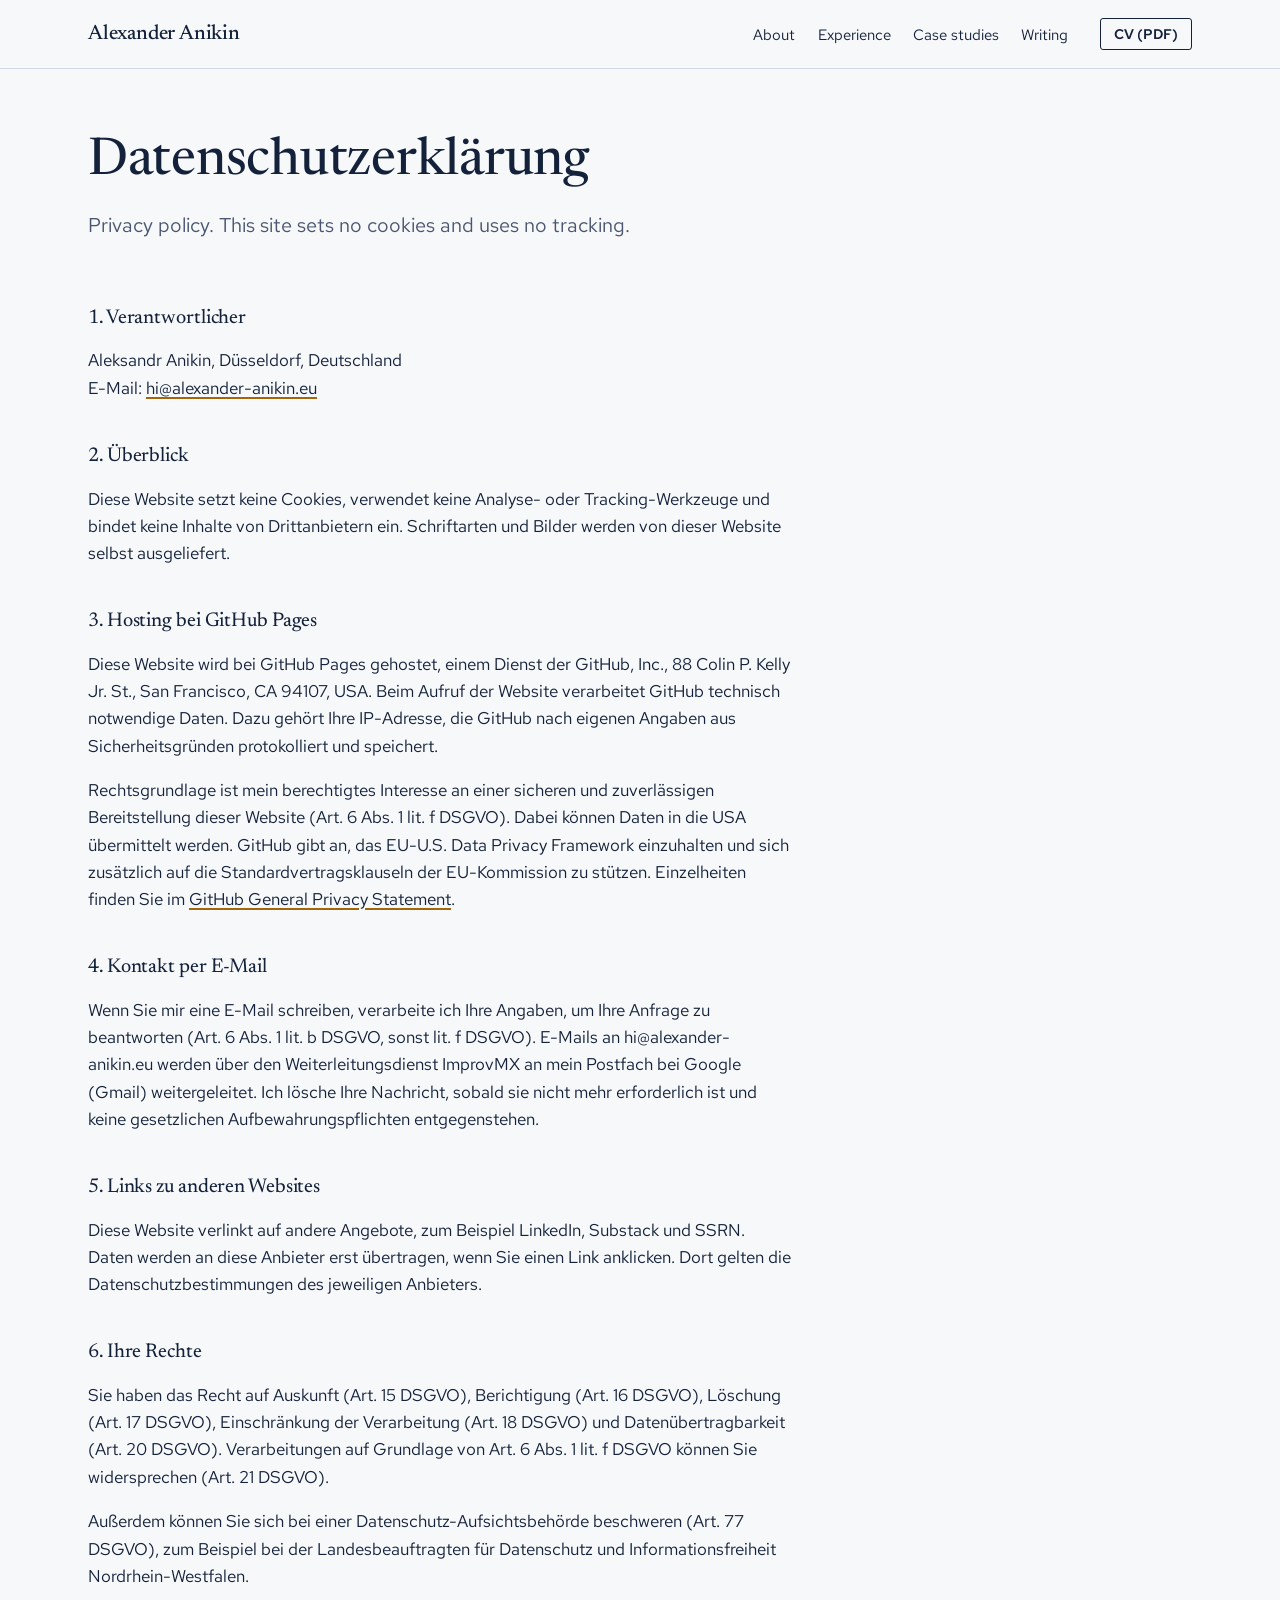
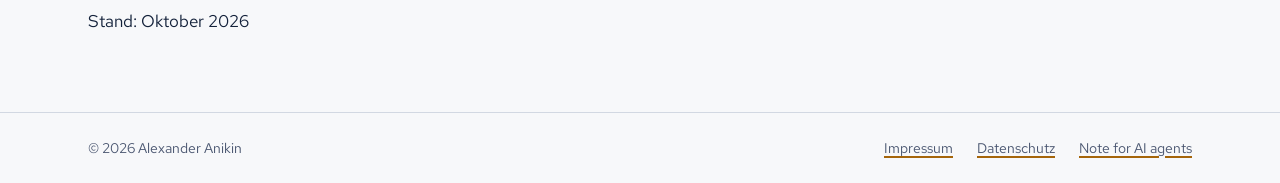
<file: datenschutz.html>
<!doctype html>
<html lang="en">
<head>
<meta charset="utf-8">
<meta name="viewport" content="width=device-width, initial-scale=1">
<title>Datenschutzerklärung | Alexander Anikin</title>
<meta name="description" content="Datenschutzerklärung für alexander-anikin.eu.">
<link rel="canonical" href="https://alexander-anikin.eu/datenschutz.html">
<meta name="author" content="Alexander Anikin">
<meta property="og:type" content="website">
<meta property="og:site_name" content="Alexander Anikin">
<meta property="og:locale" content="de_DE">
<meta property="og:title" content="Datenschutzerklärung | Alexander Anikin">
<meta property="og:description" content="Datenschutzerklärung für alexander-anikin.eu.">
<meta property="og:url" content="https://alexander-anikin.eu/datenschutz.html">
<meta property="og:image" content="https://alexander-anikin.eu/assets/og-image.png">
<meta property="og:image:width" content="1200">
<meta property="og:image:height" content="630">
<meta property="og:image:alt" content="Alexander Anikin, MD. Clinical development leader, trained in psychiatry.">
<meta name="twitter:card" content="summary_large_image">
<link rel="me" href="https://www.linkedin.com/in/alxanikin/">
<link rel="alternate" type="text/plain" href="https://alexander-anikin.eu/llms.txt" title="Summary for AI agents">
<script type="application/ld+json">
{
 "@context": "https://schema.org",
 "@graph": [
  {
   "@type": "WebPage",
   "@id": "https://alexander-anikin.eu/datenschutz.html",
   "url": "https://alexander-anikin.eu/datenschutz.html",
   "name": "Datenschutzerklärung | Alexander Anikin",
   "isPartOf": {
    "@id": "https://alexander-anikin.eu/#website"
   },
   "about": {
    "@id": "https://alexander-anikin.eu/#person"
   }
  }
 ]
}
</script>
<meta name="theme-color" content="#F7F8FA" media="(prefers-color-scheme: light)">
<meta name="theme-color" content="#0E1626" media="(prefers-color-scheme: dark)">
<link rel="icon" href="favicon.ico" sizes="48x48">
<link rel="icon" href="assets/favicon.svg" type="image/svg+xml">
<link rel="apple-touch-icon" href="assets/apple-touch-icon.png">
<link rel="preload" href="assets/fonts/newsreader-latin-opsz-normal.woff2" as="font" type="font/woff2" crossorigin>
<link rel="stylesheet" href="assets/site.css">
</head>
<body>
<a class="skip" href="#main">Skip to content</a>
<header class="site-header">
  <div class="wrap header-inner">
    <a class="brand" href="index.html">Alexander Anikin</a>
    <nav class="site-nav" aria-label="Main">
      <ul><li><a href="about.html">About</a></li><li><a href="experience.html">Experience</a></li><li><a href="case-studies.html">Case studies</a></li><li><a href="writing.html">Writing</a></li></ul>
    </nav>
    <a class="btn btn-ghost btn-small" href="cv/alexander-anikin-cv.pdf">CV (PDF)</a>
  </div>
</header>
<main id="main" lang="de">
  <div class="wrap">
    <div class="page-head">
      <h1>Datenschutzerklärung</h1>
      <p class="intro" lang="en">Privacy policy. This site sets no cookies and uses no tracking.</p>
    </div>
    <div class="prose legal">
      <h2>1. Verantwortlicher</h2>
      <p>Aleksandr Anikin, Düsseldorf, Deutschland<br>E-Mail: <a href="mailto:hi@alexander-anikin.eu">hi@alexander-anikin.eu</a></p>

      <h2>2. Überblick</h2>
      <p>Diese Website setzt keine Cookies, verwendet keine Analyse- oder Tracking-Werkzeuge und bindet keine Inhalte von Drittanbietern ein. Schriftarten und Bilder werden von dieser Website selbst ausgeliefert.</p>

      <h2>3. Hosting bei GitHub Pages</h2>
      <p>Diese Website wird bei GitHub Pages gehostet, einem Dienst der GitHub, Inc., 88 Colin P. Kelly Jr. St., San Francisco, CA 94107, USA. Beim Aufruf der Website verarbeitet GitHub technisch notwendige Daten. Dazu gehört Ihre IP-Adresse, die GitHub nach eigenen Angaben aus Sicherheitsgründen protokolliert und speichert.</p>
      <p>Rechtsgrundlage ist mein berechtigtes Interesse an einer sicheren und zuverlässigen Bereitstellung dieser Website (Art. 6 Abs. 1 lit. f DSGVO). Dabei können Daten in die USA übermittelt werden. GitHub gibt an, das EU-U.S. Data Privacy Framework einzuhalten und sich zusätzlich auf die Standardvertragsklauseln der EU-Kommission zu stützen. Einzelheiten finden Sie im <a href="https://docs.github.com/en/site-policy/privacy-policies/github-general-privacy-statement" lang="en">GitHub General Privacy Statement</a>.</p>

      <h2>4. Kontakt per E-Mail</h2>
      <p>Wenn Sie mir eine E-Mail schreiben, verarbeite ich Ihre Angaben, um Ihre Anfrage zu beantworten (Art. 6 Abs. 1 lit. b DSGVO, sonst lit. f DSGVO). E-Mails an hi@alexander-anikin.eu werden über den Weiterleitungsdienst ImprovMX an mein Postfach bei Google (Gmail) weitergeleitet. Ich lösche Ihre Nachricht, sobald sie nicht mehr erforderlich ist und keine gesetzlichen Aufbewahrungspflichten entgegenstehen.</p>

      <h2>5. Links zu anderen Websites</h2>
      <p>Diese Website verlinkt auf andere Angebote, zum Beispiel LinkedIn, Substack und SSRN. Daten werden an diese Anbieter erst übertragen, wenn Sie einen Link anklicken. Dort gelten die Datenschutzbestimmungen des jeweiligen Anbieters.</p>

      <h2>6. Ihre Rechte</h2>
      <p>Sie haben das Recht auf Auskunft (Art. 15 DSGVO), Berichtigung (Art. 16 DSGVO), Löschung (Art. 17 DSGVO), Einschränkung der Verarbeitung (Art. 18 DSGVO) und Datenübertragbarkeit (Art. 20 DSGVO). Verarbeitungen auf Grundlage von Art. 6 Abs. 1 lit. f DSGVO können Sie widersprechen (Art. 21 DSGVO).</p>
      <p>Außerdem können Sie sich bei einer Datenschutz-Aufsichtsbehörde beschweren (Art. 77 DSGVO), zum Beispiel bei der Landesbeauftragten für Datenschutz und Informationsfreiheit Nordrhein-Westfalen.</p>

      <p>Stand: Oktober 2026</p>
    </div>
  </div>
</main>
<footer class="site-footer">
  <div class="wrap footer-inner">
    <p>© 2026 Alexander Anikin</p>
    <ul>
      <li><a href="impressum.html">Impressum</a></li>
      <li><a href="datenschutz.html">Datenschutz</a></li>
      <li><a href="llms.txt">Note for AI agents</a></li>
    </ul>
  </div>
</footer>
</body>
</html>
</file>
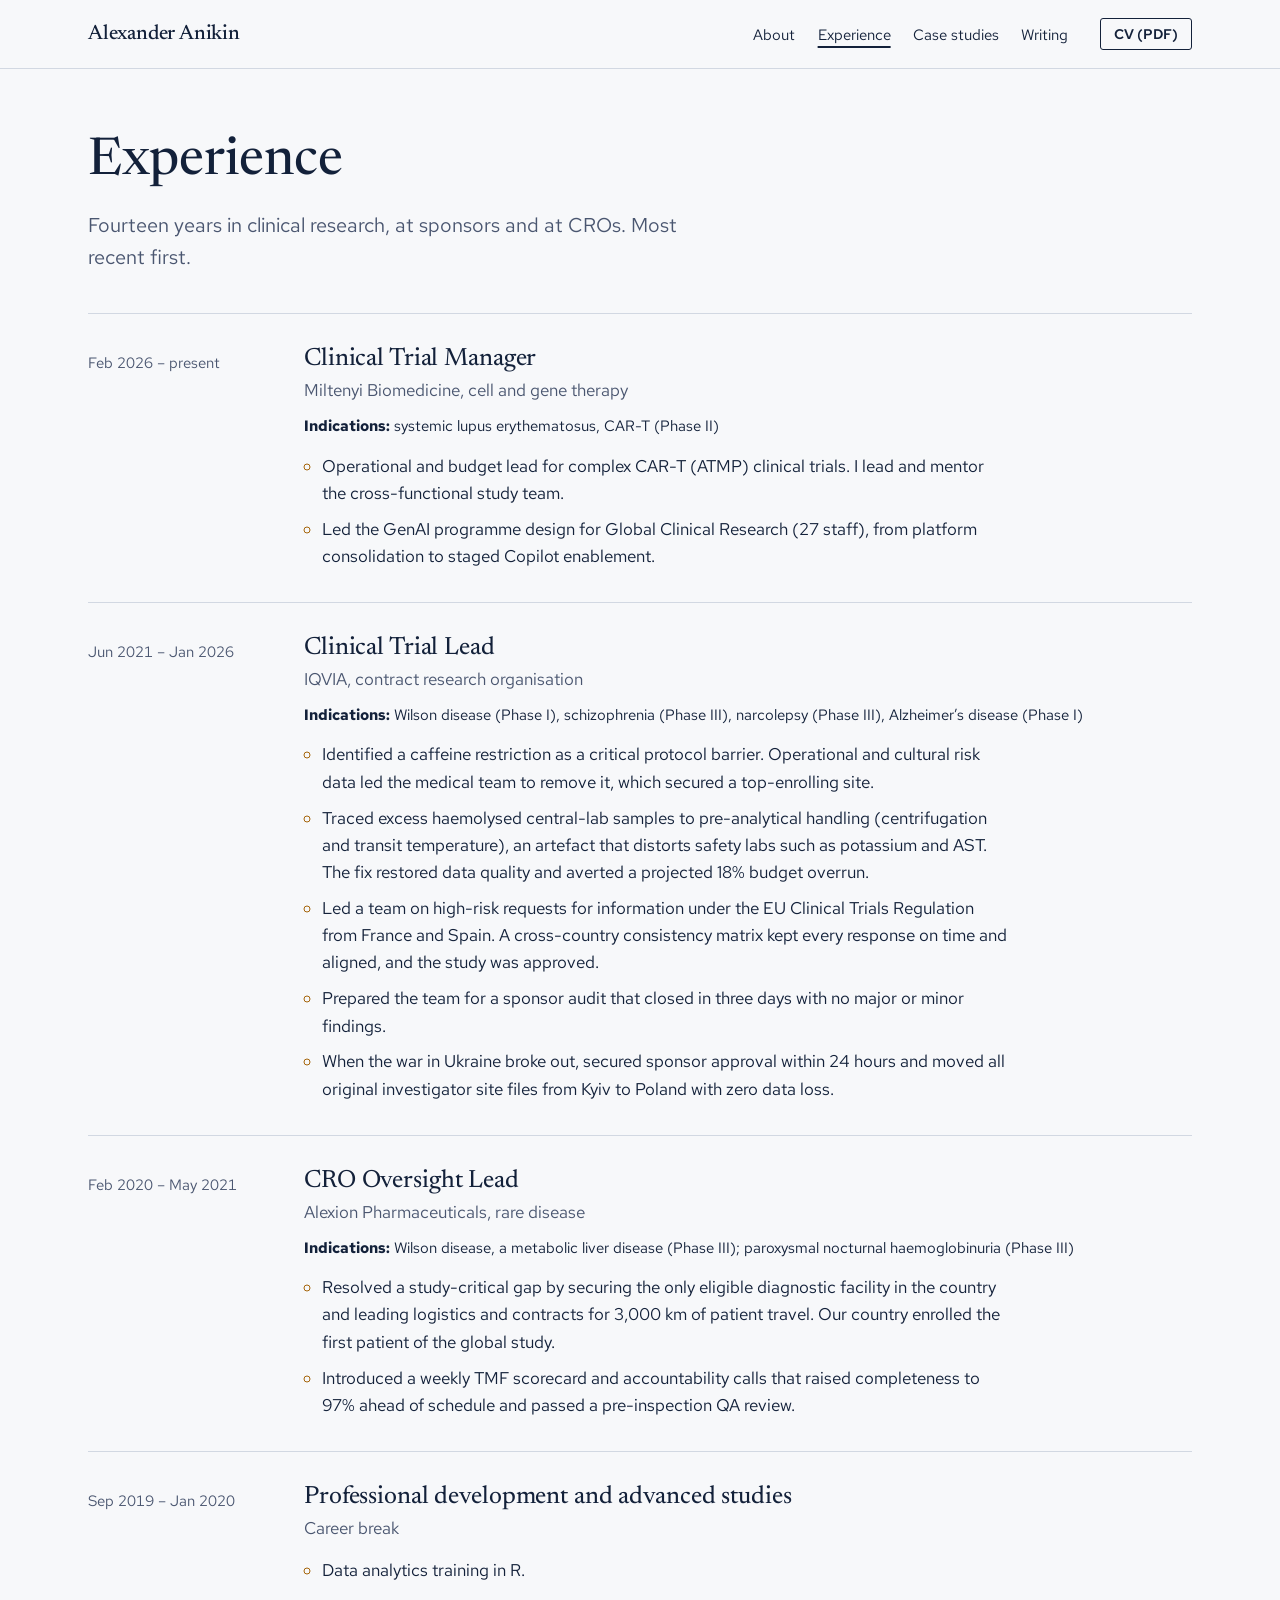
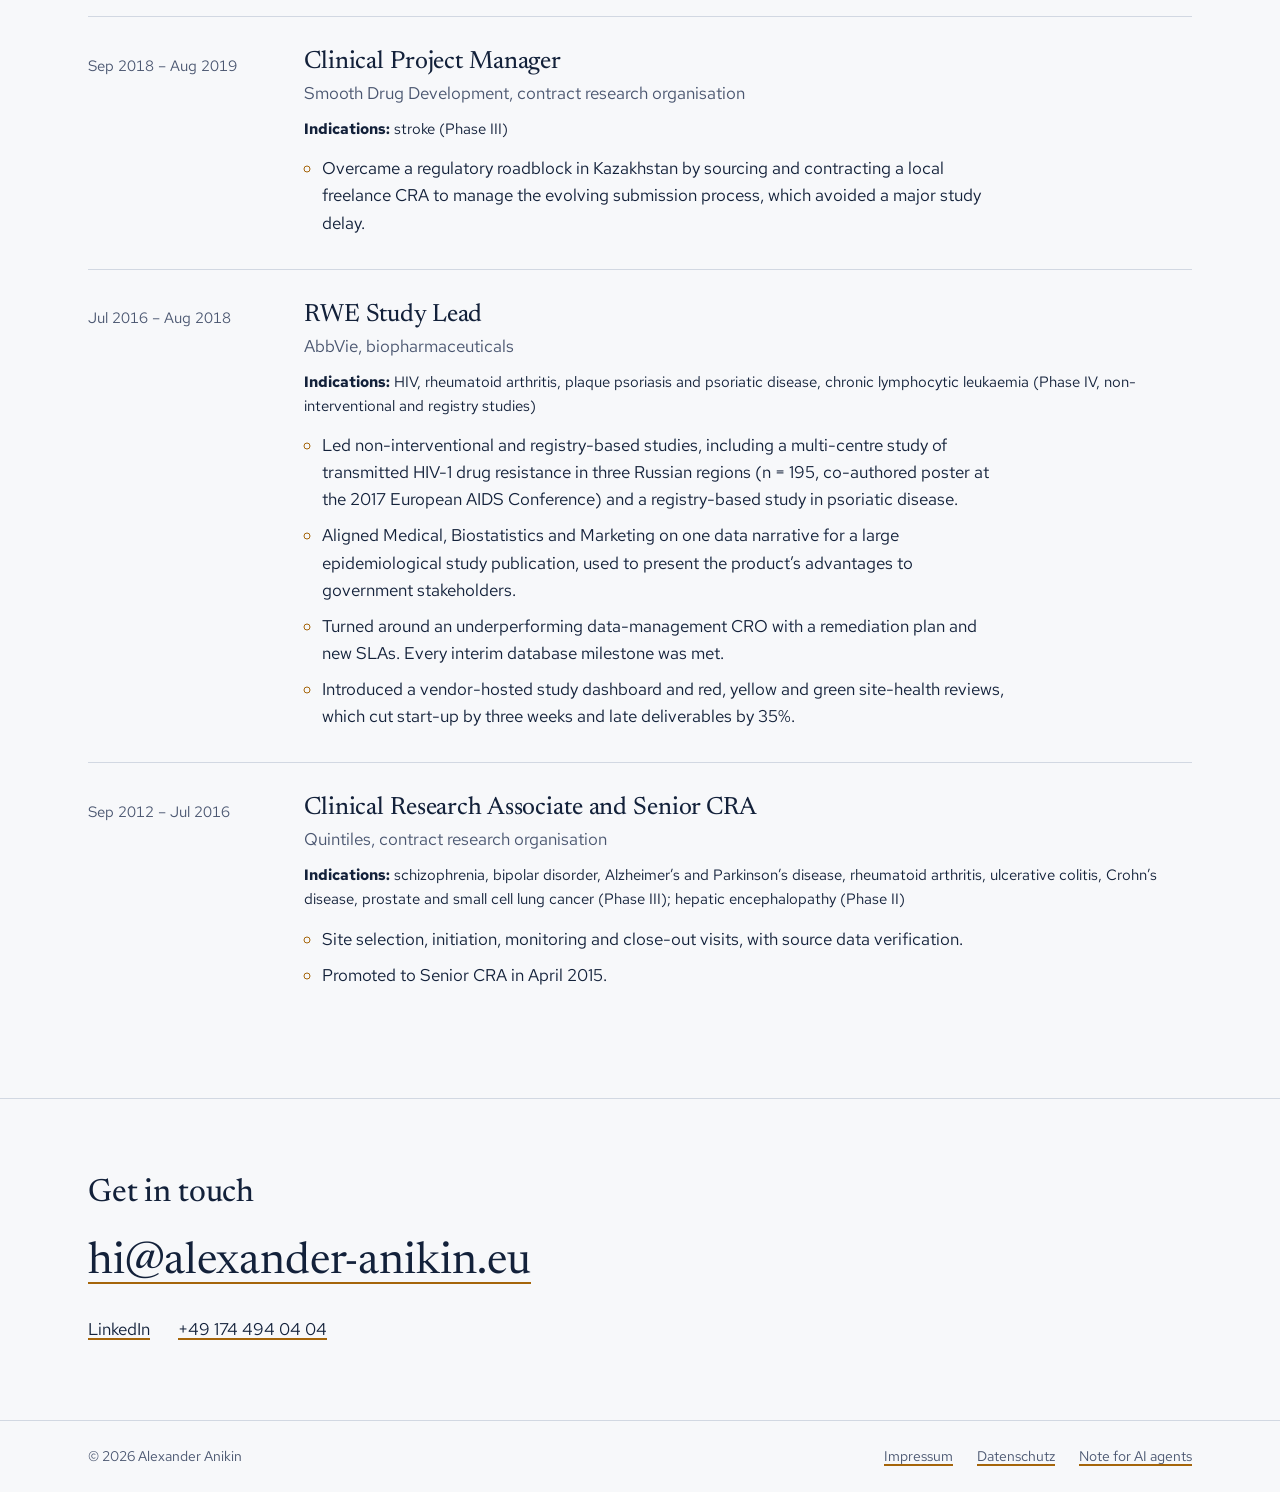
<file: experience.html>
<!doctype html>
<html lang="en">
<head>
<meta charset="utf-8">
<meta name="viewport" content="width=device-width, initial-scale=1">
<title>Experience | Alexander Anikin, MD</title>
<meta name="description" content="Roles at Miltenyi Biomedicine, IQVIA, Alexion, Smooth Drug Development, AbbVie and Quintiles since 2012, with measurable results.">
<link rel="canonical" href="https://alexander-anikin.eu/experience.html">
<meta name="author" content="Alexander Anikin">
<meta property="og:type" content="website">
<meta property="og:site_name" content="Alexander Anikin">
<meta property="og:locale" content="en_GB">
<meta property="og:title" content="Experience | Alexander Anikin, MD">
<meta property="og:description" content="Roles at Miltenyi Biomedicine, IQVIA, Alexion, Smooth Drug Development, AbbVie and Quintiles since 2012, with measurable results.">
<meta property="og:url" content="https://alexander-anikin.eu/experience.html">
<meta property="og:image" content="https://alexander-anikin.eu/assets/og-image.png">
<meta property="og:image:width" content="1200">
<meta property="og:image:height" content="630">
<meta property="og:image:alt" content="Alexander Anikin, MD. Clinical development leader, trained in psychiatry.">
<meta name="twitter:card" content="summary_large_image">
<link rel="me" href="https://www.linkedin.com/in/alxanikin/">
<link rel="alternate" type="text/plain" href="https://alexander-anikin.eu/llms.txt" title="Summary for AI agents">
<script type="application/ld+json">
{
 "@context": "https://schema.org",
 "@graph": [
  {
   "@type": "WebPage",
   "@id": "https://alexander-anikin.eu/experience.html",
   "url": "https://alexander-anikin.eu/experience.html",
   "name": "Experience | Alexander Anikin, MD",
   "isPartOf": {
    "@id": "https://alexander-anikin.eu/#website"
   },
   "about": {
    "@id": "https://alexander-anikin.eu/#person"
   }
  }
 ]
}
</script>
<meta name="theme-color" content="#F7F8FA" media="(prefers-color-scheme: light)">
<meta name="theme-color" content="#0E1626" media="(prefers-color-scheme: dark)">
<link rel="icon" href="favicon.ico" sizes="48x48">
<link rel="icon" href="assets/favicon.svg" type="image/svg+xml">
<link rel="apple-touch-icon" href="assets/apple-touch-icon.png">
<link rel="preload" href="assets/fonts/newsreader-latin-opsz-normal.woff2" as="font" type="font/woff2" crossorigin>
<link rel="stylesheet" href="assets/site.css">
</head>
<body>
<a class="skip" href="#main">Skip to content</a>
<header class="site-header">
  <div class="wrap header-inner">
    <a class="brand" href="index.html">Alexander Anikin</a>
    <nav class="site-nav" aria-label="Main">
      <ul><li><a href="about.html">About</a></li><li><a href="experience.html" aria-current="page">Experience</a></li><li><a href="case-studies.html">Case studies</a></li><li><a href="writing.html">Writing</a></li></ul>
    </nav>
    <a class="btn btn-ghost btn-small" href="cv/alexander-anikin-cv.pdf">CV (PDF)</a>
  </div>
</header>
<main id="main">
  <div class="wrap">
    <div class="page-head">
      <h1>Experience</h1>
      <p class="intro">Fourteen years in clinical research, at sponsors and at CROs. Most recent first.</p>
    </div>
    <ol class="timeline" reversed>
      <li class="role">
  <p class="role-years">Feb 2026 – present</p>
  <div class="role-body">
    <h2>Clinical Trial Manager</h2>
    <p class="org">Miltenyi Biomedicine, cell and gene therapy</p>
    <p class="ind"><b>Indications:</b> systemic lupus erythematosus, CAR-T (Phase II)</p>
    <ul><li>Operational and budget lead for complex CAR-T (ATMP) clinical trials. I lead and mentor the cross-functional study team.</li><li>Led the GenAI programme design for Global Clinical Research (27 staff), from platform consolidation to staged Copilot enablement.</li></ul>
  </div>
</li><li class="role">
  <p class="role-years">Jun 2021 – Jan 2026</p>
  <div class="role-body">
    <h2>Clinical Trial Lead</h2>
    <p class="org">IQVIA, contract research organisation</p>
    <p class="ind"><b>Indications:</b> Wilson disease (Phase I), schizophrenia (Phase III), narcolepsy (Phase III), Alzheimer’s disease (Phase I)</p>
    <ul><li>Identified a caffeine restriction as a critical protocol barrier. Operational and cultural risk data led the medical team to remove it, which secured a top-enrolling site.</li><li>Traced excess haemolysed central-lab samples to pre-analytical handling (centrifugation and transit temperature), an artefact that distorts safety labs such as potassium and AST. The fix restored data quality and averted a projected 18% budget overrun.</li><li>Led a team on high-risk requests for information under the EU Clinical Trials Regulation from France and Spain. A cross-country consistency matrix kept every response on time and aligned, and the study was approved.</li><li>Prepared the team for a sponsor audit that closed in three days with no major or minor findings.</li><li>When the war in Ukraine broke out, secured sponsor approval within 24 hours and moved all original investigator site files from Kyiv to Poland with zero data loss.</li></ul>
  </div>
</li><li class="role">
  <p class="role-years">Feb 2020 – May 2021</p>
  <div class="role-body">
    <h2>CRO Oversight Lead</h2>
    <p class="org">Alexion Pharmaceuticals, rare disease</p>
    <p class="ind"><b>Indications:</b> Wilson disease, a metabolic liver disease (Phase III); paroxysmal nocturnal haemoglobinuria (Phase III)</p>
    <ul><li>Resolved a study-critical gap by securing the only eligible diagnostic facility in the country and leading logistics and contracts for 3,000&nbsp;km of patient travel. Our country enrolled the first patient of the global study.</li><li>Introduced a weekly TMF scorecard and accountability calls that raised completeness to 97% ahead of schedule and passed a pre-inspection QA review.</li></ul>
  </div>
</li><li class="role">
  <p class="role-years">Sep 2019 – Jan 2020</p>
  <div class="role-body">
    <h2>Professional development and advanced studies</h2>
    <p class="org">Career break</p>
    
    <ul><li>Data analytics training in R.</li></ul>
  </div>
</li><li class="role">
  <p class="role-years">Sep 2018 – Aug 2019</p>
  <div class="role-body">
    <h2>Clinical Project Manager</h2>
    <p class="org">Smooth Drug Development, contract research organisation</p>
    <p class="ind"><b>Indications:</b> stroke (Phase III)</p>
    <ul><li>Overcame a regulatory roadblock in Kazakhstan by sourcing and contracting a local freelance CRA to manage the evolving submission process, which avoided a major study delay.</li></ul>
  </div>
</li><li class="role">
  <p class="role-years">Jul 2016 – Aug 2018</p>
  <div class="role-body">
    <h2>RWE Study Lead</h2>
    <p class="org">AbbVie, biopharmaceuticals</p>
    <p class="ind"><b>Indications:</b> HIV, rheumatoid arthritis, plaque psoriasis and psoriatic disease, chronic lymphocytic leukaemia (Phase IV, non-interventional and registry studies)</p>
    <ul><li>Led non-interventional and registry-based studies, including a multi-centre study of transmitted HIV-1 drug resistance in three Russian regions (n = 195, co-authored poster at the 2017 European AIDS Conference) and a registry-based study in psoriatic disease.</li><li>Aligned Medical, Biostatistics and Marketing on one data narrative for a large epidemiological study publication, used to present the product’s advantages to government stakeholders.</li><li>Turned around an underperforming data-management CRO with a remediation plan and new SLAs. Every interim database milestone was met.</li><li>Introduced a vendor-hosted study dashboard and red, yellow and green site-health reviews, which cut start-up by three weeks and late deliverables by 35%.</li></ul>
  </div>
</li><li class="role">
  <p class="role-years">Sep 2012 – Jul 2016</p>
  <div class="role-body">
    <h2>Clinical Research Associate and Senior CRA</h2>
    <p class="org">Quintiles, contract research organisation</p>
    <p class="ind"><b>Indications:</b> schizophrenia, bipolar disorder, Alzheimer’s and Parkinson’s disease, rheumatoid arthritis, ulcerative colitis, Crohn’s disease, prostate and small cell lung cancer (Phase III); hepatic encephalopathy (Phase II)</p>
    <ul><li>Site selection, initiation, monitoring and close-out visits, with source data verification.</li><li>Promoted to Senior CRA in April 2015.</li></ul>
  </div>
</li>
    </ol>
  </div>
  <section class="contact" aria-labelledby="contact-title">
  <div class="wrap">
    <h2 id="contact-title">Get in touch</h2>
    <p class="contact-email"><a href="mailto:hi@alexander-anikin.eu">hi@alexander-anikin.eu</a></p>
    <ul class="contact-other">
      <li><a href="https://www.linkedin.com/in/alxanikin/" rel="me">LinkedIn</a></li>
      <li><a href="tel:+491744940404">+49 174 494 04 04</a></li>
    </ul>
  </div>
</section>
</main>
<footer class="site-footer">
  <div class="wrap footer-inner">
    <p>© 2026 Alexander Anikin</p>
    <ul>
      <li><a href="impressum.html">Impressum</a></li>
      <li><a href="datenschutz.html">Datenschutz</a></li>
      <li><a href="llms.txt">Note for AI agents</a></li>
    </ul>
  </div>
</footer>
</body>
</html>
</file>
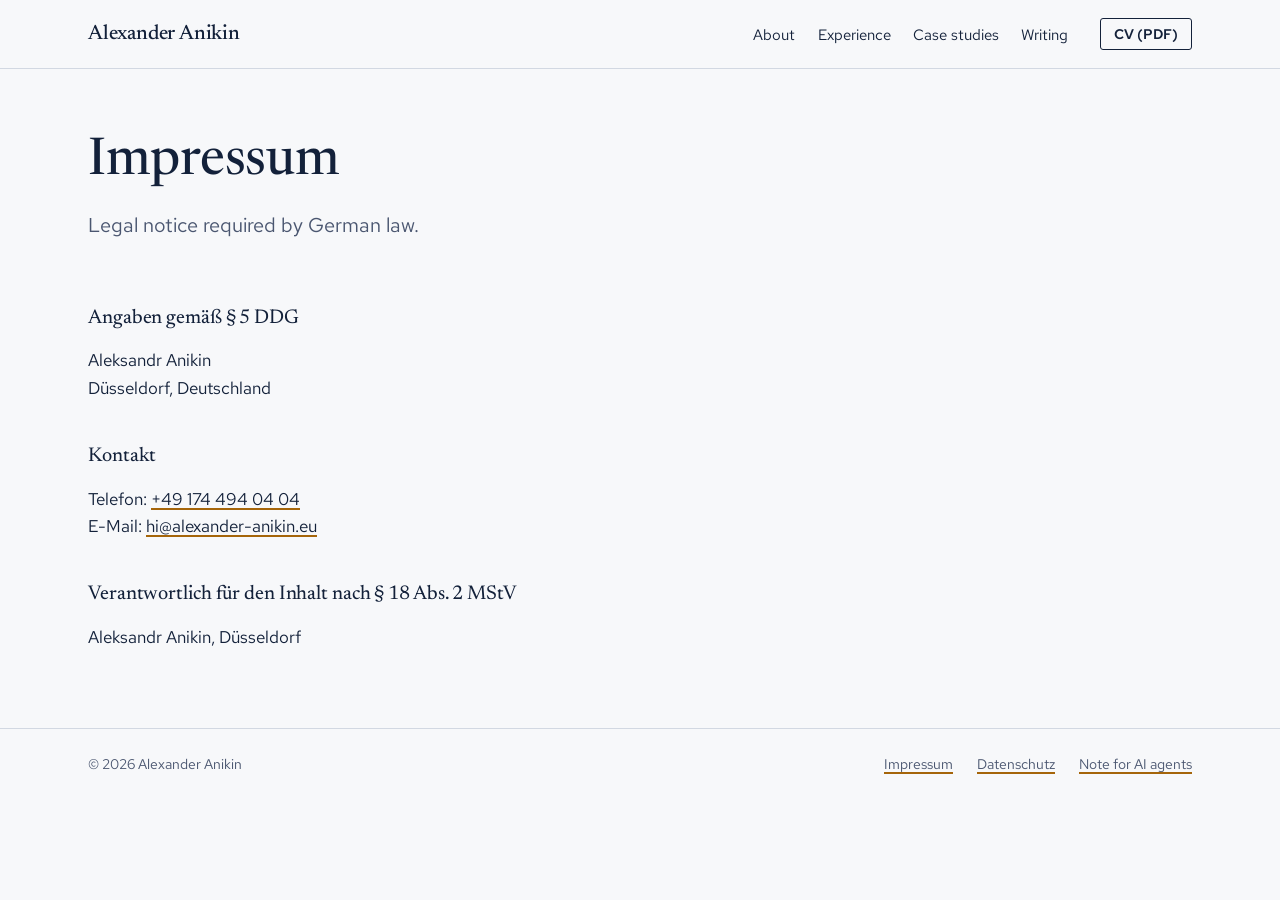
<file: impressum.html>
<!doctype html>
<html lang="en">
<head>
<meta charset="utf-8">
<meta name="viewport" content="width=device-width, initial-scale=1">
<title>Impressum | Alexander Anikin</title>
<meta name="description" content="Impressum gemäß § 5 DDG für alexander-anikin.eu.">
<link rel="canonical" href="https://alexander-anikin.eu/impressum.html">
<meta name="author" content="Alexander Anikin">
<meta property="og:type" content="website">
<meta property="og:site_name" content="Alexander Anikin">
<meta property="og:locale" content="de_DE">
<meta property="og:title" content="Impressum | Alexander Anikin">
<meta property="og:description" content="Impressum gemäß § 5 DDG für alexander-anikin.eu.">
<meta property="og:url" content="https://alexander-anikin.eu/impressum.html">
<meta property="og:image" content="https://alexander-anikin.eu/assets/og-image.png">
<meta property="og:image:width" content="1200">
<meta property="og:image:height" content="630">
<meta property="og:image:alt" content="Alexander Anikin, MD. Clinical development leader, trained in psychiatry.">
<meta name="twitter:card" content="summary_large_image">
<link rel="me" href="https://www.linkedin.com/in/alxanikin/">
<link rel="alternate" type="text/plain" href="https://alexander-anikin.eu/llms.txt" title="Summary for AI agents">
<script type="application/ld+json">
{
 "@context": "https://schema.org",
 "@graph": [
  {
   "@type": "WebPage",
   "@id": "https://alexander-anikin.eu/impressum.html",
   "url": "https://alexander-anikin.eu/impressum.html",
   "name": "Impressum | Alexander Anikin",
   "isPartOf": {
    "@id": "https://alexander-anikin.eu/#website"
   },
   "about": {
    "@id": "https://alexander-anikin.eu/#person"
   }
  }
 ]
}
</script>
<meta name="theme-color" content="#F7F8FA" media="(prefers-color-scheme: light)">
<meta name="theme-color" content="#0E1626" media="(prefers-color-scheme: dark)">
<link rel="icon" href="favicon.ico" sizes="48x48">
<link rel="icon" href="assets/favicon.svg" type="image/svg+xml">
<link rel="apple-touch-icon" href="assets/apple-touch-icon.png">
<link rel="preload" href="assets/fonts/newsreader-latin-opsz-normal.woff2" as="font" type="font/woff2" crossorigin>
<link rel="stylesheet" href="assets/site.css">
</head>
<body>
<a class="skip" href="#main">Skip to content</a>
<header class="site-header">
  <div class="wrap header-inner">
    <a class="brand" href="index.html">Alexander Anikin</a>
    <nav class="site-nav" aria-label="Main">
      <ul><li><a href="about.html">About</a></li><li><a href="experience.html">Experience</a></li><li><a href="case-studies.html">Case studies</a></li><li><a href="writing.html">Writing</a></li></ul>
    </nav>
    <a class="btn btn-ghost btn-small" href="cv/alexander-anikin-cv.pdf">CV (PDF)</a>
  </div>
</header>
<main id="main" lang="de">
  <div class="wrap">
    <div class="page-head">
      <h1>Impressum</h1>
      <p class="intro" lang="en">Legal notice required by German law.</p>
    </div>
    <div class="prose legal">
      <h2>Angaben gemäß § 5 DDG</h2>
      <p>Aleksandr Anikin<br>Düsseldorf, Deutschland</p>
      <h2>Kontakt</h2>
      <p>Telefon: <a href="tel:+491744940404">+49 174 494 04 04</a><br>E-Mail: <a href="mailto:hi@alexander-anikin.eu">hi@alexander-anikin.eu</a></p>
      <h2>Verantwortlich für den Inhalt nach § 18 Abs. 2 MStV</h2>
      <p>Aleksandr Anikin, Düsseldorf</p>
    </div>
  </div>
</main>
<footer class="site-footer">
  <div class="wrap footer-inner">
    <p>© 2026 Alexander Anikin</p>
    <ul>
      <li><a href="impressum.html">Impressum</a></li>
      <li><a href="datenschutz.html">Datenschutz</a></li>
      <li><a href="llms.txt">Note for AI agents</a></li>
    </ul>
  </div>
</footer>
</body>
</html>
</file>
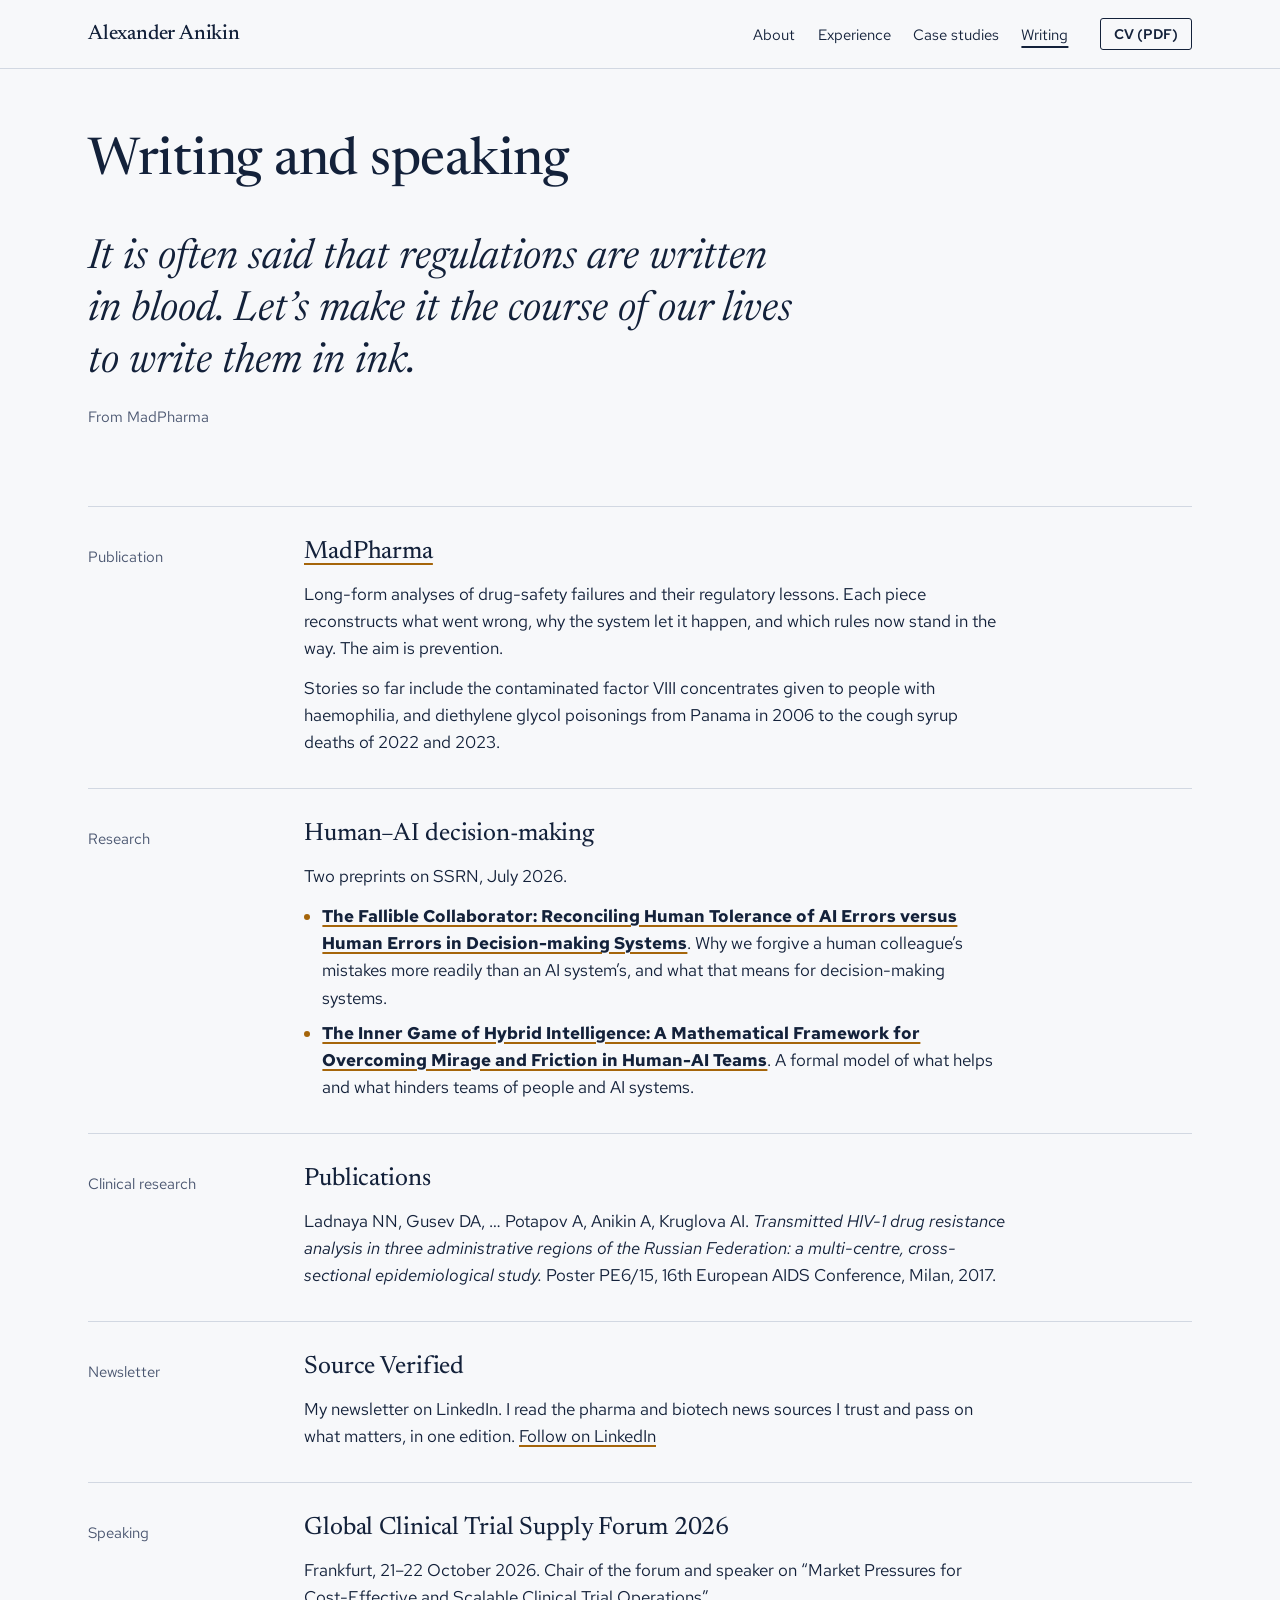
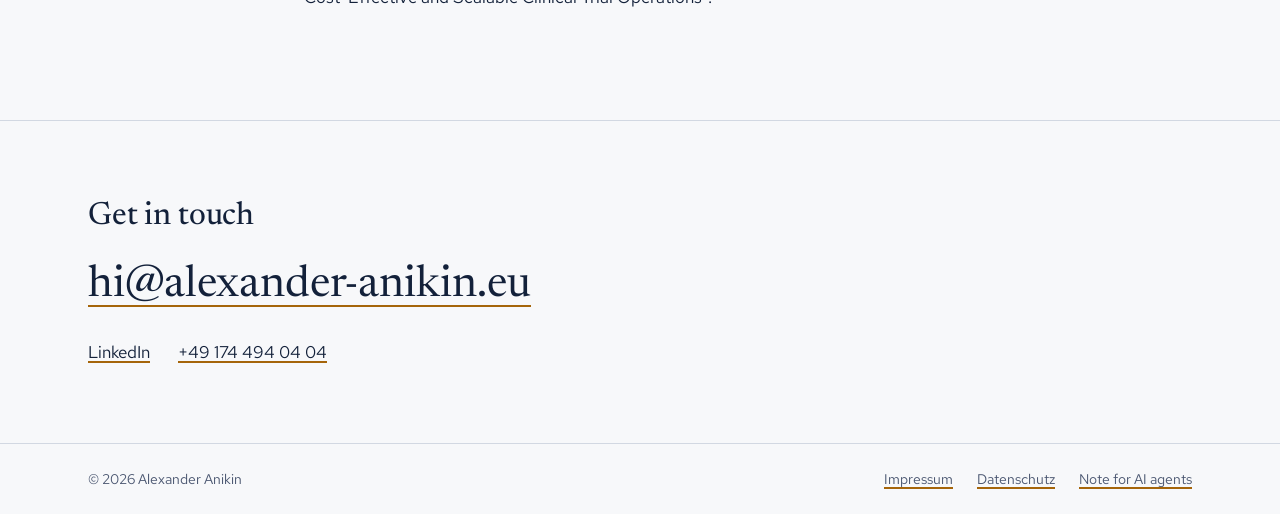
<file: writing.html>
<!doctype html>
<html lang="en">
<head>
<meta charset="utf-8">
<meta name="viewport" content="width=device-width, initial-scale=1">
<title>Writing and speaking | Alexander Anikin, MD</title>
<meta name="description" content="MadPharma, SSRN preprints on human–AI decision-making, a clinical research publication, the Source Verified newsletter and conference talks.">
<link rel="canonical" href="https://alexander-anikin.eu/writing.html">
<meta name="author" content="Alexander Anikin">
<meta property="og:type" content="website">
<meta property="og:site_name" content="Alexander Anikin">
<meta property="og:locale" content="en_GB">
<meta property="og:title" content="Writing and speaking | Alexander Anikin, MD">
<meta property="og:description" content="MadPharma, SSRN preprints on human–AI decision-making, a clinical research publication, the Source Verified newsletter and conference talks.">
<meta property="og:url" content="https://alexander-anikin.eu/writing.html">
<meta property="og:image" content="https://alexander-anikin.eu/assets/og-image.png">
<meta property="og:image:width" content="1200">
<meta property="og:image:height" content="630">
<meta property="og:image:alt" content="Alexander Anikin, MD. Clinical development leader, trained in psychiatry.">
<meta name="twitter:card" content="summary_large_image">
<link rel="me" href="https://www.linkedin.com/in/alxanikin/">
<link rel="alternate" type="text/plain" href="https://alexander-anikin.eu/llms.txt" title="Summary for AI agents">
<script type="application/ld+json">
{
 "@context": "https://schema.org",
 "@graph": [
  {
   "@type": "Blog",
   "name": "MadPharma",
   "url": "https://www.madpharma.de/",
   "author": {
    "@id": "https://alexander-anikin.eu/#person"
   }
  },
  {
   "@type": "ScholarlyArticle",
   "headline": "The Fallible Collaborator: Reconciling Human Tolerance of AI Errors versus Human Errors in Decision-making Systems",
   "url": "https://ssrn.com/abstract=6973519",
   "author": {
    "@id": "https://alexander-anikin.eu/#person"
   },
   "datePublished": "2026-07",
   "publisher": {
    "@type": "Organization",
    "name": "SSRN"
   }
  },
  {
   "@type": "ScholarlyArticle",
   "headline": "The Inner Game of Hybrid Intelligence: A Mathematical Framework for Overcoming Mirage and Friction in Human-AI Teams",
   "url": "https://ssrn.com/abstract=6973239",
   "author": {
    "@id": "https://alexander-anikin.eu/#person"
   },
   "datePublished": "2026-07",
   "publisher": {
    "@type": "Organization",
    "name": "SSRN"
   }
  },
  {
   "@type": "Person",
   "@id": "https://alexander-anikin.eu/#person",
   "name": "Alexander Anikin",
   "url": "https://alexander-anikin.eu/"
  }
 ]
}
</script>
<meta name="theme-color" content="#F7F8FA" media="(prefers-color-scheme: light)">
<meta name="theme-color" content="#0E1626" media="(prefers-color-scheme: dark)">
<link rel="icon" href="favicon.ico" sizes="48x48">
<link rel="icon" href="assets/favicon.svg" type="image/svg+xml">
<link rel="apple-touch-icon" href="assets/apple-touch-icon.png">
<link rel="preload" href="assets/fonts/newsreader-latin-opsz-normal.woff2" as="font" type="font/woff2" crossorigin>
<link rel="stylesheet" href="assets/site.css">
</head>
<body>
<a class="skip" href="#main">Skip to content</a>
<header class="site-header">
  <div class="wrap header-inner">
    <a class="brand" href="index.html">Alexander Anikin</a>
    <nav class="site-nav" aria-label="Main">
      <ul><li><a href="about.html">About</a></li><li><a href="experience.html">Experience</a></li><li><a href="case-studies.html">Case studies</a></li><li><a href="writing.html" aria-current="page">Writing</a></li></ul>
    </nav>
    <a class="btn btn-ghost btn-small" href="cv/alexander-anikin-cv.pdf">CV (PDF)</a>
  </div>
</header>
<main id="main">
  <div class="wrap">
    <div class="page-head">
      <h1>Writing and speaking</h1>
    </div>
    <figure class="section">
      <blockquote class="quote"><p>It is often said that regulations are written in blood. Let’s make it the course of our lives to write them in ink.</p></blockquote>
      <figcaption class="quote-cite">From MadPharma</figcaption>
    </figure>
    <div class="entries">
      <section class="entry" id="madpharma" aria-labelledby="madpharma-title">
        <p class="entry-kind">Publication</p>
        <div class="entry-body">
          <h2 id="madpharma-title"><a href="https://www.madpharma.de/">MadPharma</a></h2>
          <p>Long-form analyses of drug-safety failures and their regulatory lessons. Each piece reconstructs what went wrong, why the system let it happen, and which rules now stand in the way. The aim is prevention.</p>
          <p>Stories so far include the contaminated factor VIII concentrates given to people with haemophilia, and diethylene glycol poisonings from Panama in 2006 to the cough syrup deaths of 2022 and 2023.</p>
        </div>
      </section>
      <section class="entry" id="research" aria-labelledby="research-title">
        <p class="entry-kind">Research</p>
        <div class="entry-body">
          <h2 id="research-title">Human–AI decision-making</h2>
          <p>Two preprints on SSRN, July 2026.</p>
          <ul>
            <li><a href="https://ssrn.com/abstract=6973519"><b>The Fallible Collaborator: Reconciling Human Tolerance of AI Errors versus Human Errors in Decision-making Systems</b></a>. Why we forgive a human colleague’s mistakes more readily than an AI system’s, and what that means for decision-making systems.</li>
            <li><a href="https://ssrn.com/abstract=6973239"><b>The Inner Game of Hybrid Intelligence: A Mathematical Framework for Overcoming Mirage and Friction in Human-AI Teams</b></a>. A formal model of what helps and what hinders teams of people and AI systems.</li>
          </ul>
        </div>
      </section>
      <section class="entry" id="publications" aria-labelledby="publications-title">
        <p class="entry-kind">Clinical research</p>
        <div class="entry-body">
          <h2 id="publications-title">Publications</h2>
          <p>Ladnaya NN, Gusev DA, … Potapov A, Anikin A, Kruglova AI. <i>Transmitted HIV-1 drug resistance analysis in three administrative regions of the Russian Federation: a multi-centre, cross-sectional epidemiological study.</i> Poster PE6/15, 16th European AIDS Conference, Milan, 2017.</p>
        </div>
      </section>
      <section class="entry" id="newsletter" aria-labelledby="newsletter-title">
        <p class="entry-kind">Newsletter</p>
        <div class="entry-body">
          <h2 id="newsletter-title">Source Verified</h2>
          <p>My newsletter on LinkedIn. I read the pharma and biotech news sources I trust and pass on what matters, in one edition. <a href="https://www.linkedin.com/in/alxanikin/" rel="me">Follow on LinkedIn</a></p>
        </div>
      </section>
      <section class="entry" id="speaking" aria-labelledby="speaking-title">
        <p class="entry-kind">Speaking</p>
        <div class="entry-body">
          <h2 id="speaking-title">Global Clinical Trial Supply Forum 2026</h2>
          <p>Frankfurt, 21–22 October 2026. Chair of the forum and speaker on “Market Pressures for Cost-Effective and Scalable Clinical Trial Operations”.</p>
        </div>
      </section>
    </div>
  </div>
  <section class="contact" aria-labelledby="contact-title">
  <div class="wrap">
    <h2 id="contact-title">Get in touch</h2>
    <p class="contact-email"><a href="mailto:hi@alexander-anikin.eu">hi@alexander-anikin.eu</a></p>
    <ul class="contact-other">
      <li><a href="https://www.linkedin.com/in/alxanikin/" rel="me">LinkedIn</a></li>
      <li><a href="tel:+491744940404">+49 174 494 04 04</a></li>
    </ul>
  </div>
</section>
</main>
<footer class="site-footer">
  <div class="wrap footer-inner">
    <p>© 2026 Alexander Anikin</p>
    <ul>
      <li><a href="impressum.html">Impressum</a></li>
      <li><a href="datenschutz.html">Datenschutz</a></li>
      <li><a href="llms.txt">Note for AI agents</a></li>
    </ul>
  </div>
</footer>
</body>
</html>
</file>
<file: assets/site.css>
/* Layout: a clinical protocol on a desk. Left-aligned prose at reading measure;
   one wide table, laid out like a protocol's schedule of assessments, carries the home page. */

@font-face {
  font-family: "Newsreader";
  src: url("fonts/newsreader-latin-opsz-normal.woff2") format("woff2");
  font-weight: 200 800;
  font-style: normal;
  font-display: swap;
}
@font-face {
  font-family: "Newsreader";
  src: url("fonts/newsreader-latin-opsz-italic.woff2") format("woff2");
  font-weight: 200 800;
  font-style: italic;
  font-display: swap;
}
@font-face {
  font-family: "Red Hat Text";
  src: url("fonts/red-hat-text-latin-wght-normal.woff2") format("woff2");
  font-weight: 300 700;
  font-style: normal;
  font-display: swap;
}
@font-face {
  font-family: "Red Hat Text";
  src: url("fonts/red-hat-text-latin-wght-italic.woff2") format("woff2");
  font-weight: 300 700;
  font-style: italic;
  font-display: swap;
}

:root {
  --paper: #F7F8FA;     /* cool protocol paper */
  --ink: #13213A;       /* blue-black ink */
  --ink-soft: #4A5670;  /* secondary text */
  --rule: #D2D8E2;      /* table grid and hairlines */
  --wash: #EBEEF3;      /* table headers and group rows */
  --amber: #A5650A;     /* marks, underlines, focus */
  --on-ink: #F7F8FA;    /* text on ink buttons */
  --todo: #B45309;      /* draft placeholders only */

  --font-display: "Newsreader", "Iowan Old Style", "Palatino Linotype", Georgia, serif;
  --font-text: "Red Hat Text", "Segoe UI", system-ui, -apple-system, Roboto, sans-serif;

  --step--1: 0.8125rem;
  --step-0: 1.0625rem;
  --step-1: 1.25rem;
  --step-2: 1.5625rem;
  --step-3: 2rem;
  --step-4: clamp(2.25rem, 2.2vw + 1.6rem, 3.25rem);
  --step-5: clamp(3.1rem, 6.4vw + 1rem, 6.25rem);

  --measure: 64ch;
  --wrap: 74rem;
  --space-section: clamp(3.5rem, 6vw, 6rem);

  padding-top: env(safe-area-inset-top, 0px);
  padding-bottom: env(safe-area-inset-bottom, 0px);
}

@media (prefers-color-scheme: dark) {
  :root:not([data-theme="light"]) {
    --paper: #0E1626;
    --ink: #E7EBF2;
    --ink-soft: #A2ADC1;
    --rule: #2A3550;
    --wash: #16203A;
    --amber: #E8A23A;
    --on-ink: #0E1626;
    --todo: #F59E0B;
    color-scheme: dark;
  }
}
:root[data-theme="dark"] {
  --paper: #0E1626;
  --ink: #E7EBF2;
  --ink-soft: #A2ADC1;
  --rule: #2A3550;
  --wash: #16203A;
  --amber: #E8A23A;
  --on-ink: #0E1626;
  --todo: #F59E0B;
  color-scheme: dark;
}

*, *::before, *::after { box-sizing: border-box; }

html { -webkit-text-size-adjust: 100%; text-size-adjust: 100%; }

body {
  margin: 0;
  background: var(--paper);
  color: var(--ink);
  font-family: var(--font-text);
  font-size: var(--step-0);
  line-height: 1.6;
  font-optical-sizing: auto;
}

img { max-width: 100%; height: auto; display: block; }

a {
  color: inherit;
  text-decoration-line: underline;
  text-decoration-color: var(--amber);
  text-decoration-thickness: 1.5px;
  text-underline-offset: 0.2em;
}
a:hover { text-decoration-thickness: 2.5px; }

:focus-visible {
  outline: 2px solid var(--amber);
  outline-offset: 3px;
  border-radius: 2px;
}

h1, h2, h3 {
  font-family: var(--font-display);
  font-weight: 450;
  line-height: 1.15;
  letter-spacing: -0.005em;
  text-wrap: balance;
  margin: 0;
}
p, ul, ol, dl, figure, blockquote { margin: 0; }

abbr[title] { text-decoration: none; cursor: help; }

.wrap {
  max-width: var(--wrap);
  margin-inline: auto;
  padding-left: max(16px, env(safe-area-inset-left, 0px));
  padding-right: max(16px, env(safe-area-inset-right, 0px));
}
@media (min-width: 720px) {
  .wrap {
    padding-left: max(40px, env(safe-area-inset-left, 0px));
    padding-right: max(40px, env(safe-area-inset-right, 0px));
  }
}

.sr {
  position: absolute;
  width: 1px;
  height: 1px;
  padding: 0;
  margin: -1px;
  overflow: hidden;
  clip: rect(0, 0, 0, 0);
  white-space: nowrap;
  border: 0;
}

.skip {
  position: absolute;
  left: -9999px;
  top: 0;
}
.skip:focus {
  left: max(16px, env(safe-area-inset-left, 0px));
  top: calc(env(safe-area-inset-top, 0px) + 12px);
  z-index: 20;
  background: var(--ink);
  color: var(--on-ink);
  padding: 0.5rem 0.8rem;
  text-decoration: none;
}

/* Header */

.site-header { border-bottom: 1px solid var(--rule); }

.header-inner {
  display: flex;
  flex-wrap: wrap;
  align-items: center;
  gap: 0.6rem 2rem;
  padding-block: 1.1rem;
}

.brand {
  margin-right: auto;
  font-family: var(--font-display);
  font-size: 1.3rem;
  font-weight: 500;
  letter-spacing: -0.01em;
  text-decoration: none;
}

.site-nav ul {
  list-style: none;
  padding: 0;
  display: flex;
  flex-wrap: wrap;
  gap: 0.25rem 1.4rem;
}
.site-nav a {
  font-size: 0.9375rem;
  text-decoration: none;
  padding-block: 0.25rem;
}
.site-nav a:hover,
.site-nav a[aria-current="page"] {
  text-decoration-line: underline;
  text-decoration-thickness: 2px;
  text-underline-offset: 0.4em;
}

@media (max-width: 700px) {
  .site-nav { order: 3; width: 100%; }
  .site-nav ul { gap: 0.25rem 1.1rem; }
}

/* Buttons */

.btn {
  display: inline-flex;
  align-items: center;
  font: inherit;
  font-size: 0.9375rem;
  font-weight: 600;
  line-height: 1.2;
  padding: 0.72rem 1.1rem;
  border: 1.5px solid var(--ink);
  border-radius: 3px;
  text-decoration: none;
}
.btn-primary { background: var(--ink); color: var(--on-ink); }
.btn-primary:hover { background: color-mix(in srgb, var(--ink) 86%, var(--amber)); }
.btn-ghost { background: transparent; color: var(--ink); }
.btn-ghost:hover { background: var(--wash); }
.btn-small { padding: 0.42rem 0.8rem; font-size: 0.875rem; }

/* Home: hero */

.hero {
  display: grid;
  gap: 3rem;
  padding-block: clamp(2.5rem, 5vw, 4.5rem) var(--space-section);
}
@media (min-width: 1000px) {
  .hero {
    grid-template-columns: minmax(0, 5fr) minmax(0, 6fr);
    gap: 4.5rem;
    align-items: start;
  }
}

.hero-name {
  font-size: var(--step-5);
  font-weight: 360;
  line-height: 0.92;
  letter-spacing: -0.025em;
  font-variation-settings: "opsz" 72;
}
.hero-name span { display: block; }

.hero-post {
  margin-top: 0.85rem;
  color: var(--ink-soft);
  font-family: var(--font-display);
  font-size: var(--step-2);
  font-weight: 400;
  letter-spacing: 0.02em;
}

@media (min-width: 1000px) {
  .hero-intro {
    position: sticky;
    top: calc(env(safe-area-inset-top, 0px) + 1.5rem);
  }
}

.hero-lead {
  margin-top: 1.5rem;
  max-width: 38ch;
  font-size: var(--step-1);
  line-height: 1.5;
}
.hero-status { margin-top: 1.25rem; color: var(--ink-soft); }

.hero-actions {
  margin-top: 1.75rem;
  display: flex;
  flex-wrap: wrap;
  align-items: center;
  gap: 0.75rem;
}
.hero-email {
  margin-top: 1rem;
  font-size: 0.9375rem;
  color: var(--ink-soft);
  overflow-wrap: anywhere;
}

/* Schedule table */

.soa-block { min-width: 0; }
.soa-scroll { overflow-x: auto; }

.soa {
  width: 100%;
  border-collapse: collapse;
  font-size: 0.9375rem;
  line-height: 1.35;
}
.soa caption {
  caption-side: top;
  text-align: left;
  font-family: var(--font-display);
  font-size: var(--step-2);
  font-weight: 450;
  padding-bottom: 0.9rem;
}
.soa th,
.soa td {
  border: 1px solid var(--rule);
  padding: 0.5rem 0.65rem;
}
.soa thead th {
  background: var(--wash);
  color: var(--ink-soft);
  font-size: 0.8125rem;
  font-weight: 600;
  text-align: center;
}
.soa thead th.ind { text-align: left; vertical-align: bottom; }
.soa thead .phases th {
  width: 3.4rem;
  color: var(--ink);
  font-family: var(--font-display);
  font-size: 1rem;
  font-weight: 500;
}
.soa tbody th[scope="row"] { text-align: left; font-weight: 400; }
.soa tr.group th {
  text-align: left;
  background: color-mix(in srgb, var(--wash) 50%, var(--paper));
  font-family: var(--font-display);
  font-size: 0.9375rem;
  font-style: italic;
  font-weight: 450;
}
.soa td { text-align: center; vertical-align: middle; }

.mark {
  display: inline-block;
  white-space: nowrap;
  color: var(--amber);
  font-family: var(--font-display);
  font-size: 1.1rem;
  font-weight: 650;
  line-height: 1;
}
.mark sup {
  margin-left: 0.06em;
  color: var(--ink-soft);
  font-family: var(--font-text);
  font-size: 0.62em;
  font-weight: 600;
  line-height: 0;
  vertical-align: super;
}

@media (prefers-reduced-motion: no-preference) {
  .mark {
    animation: ink-in 0.5s cubic-bezier(0.2, 0.7, 0.2, 1) both;
    animation-delay: calc(var(--i, 0) * 35ms + 200ms);
  }
  @keyframes ink-in {
    from { opacity: 0.25; transform: scale(1.35) rotate(-6deg); }
    to { opacity: 1; transform: none; }
  }
}

.soa-notes {
  margin-top: 0.9rem;
  padding: 0;
  list-style: none;
  display: grid;
  gap: 0.2rem;
  font-size: var(--step--1);
  color: var(--ink-soft);
}
.soa-notes li { display: grid; grid-template-columns: 1.1rem minmax(0, 1fr); }
.soa-notes .key { color: var(--ink); font-weight: 700; }
.soa-foot { margin-top: 0.6rem; font-size: var(--step--1); color: var(--ink-soft); }

/* Sections */

.section { padding-bottom: var(--space-section); }
.section-head {
  display: flex;
  flex-wrap: wrap;
  align-items: baseline;
  justify-content: space-between;
  gap: 0.5rem 2rem;
  margin-bottom: 1.75rem;
}
.section-head h2 { font-size: var(--step-3); }

.cases {
  list-style: none;
  padding: 0;
  display: grid;
  gap: 2.25rem;
}
@media (min-width: 860px) {
  .cases { grid-template-columns: repeat(3, minmax(0, 1fr)); gap: 2.5rem; }
}
.case {
  display: grid;
  gap: 0.6rem;
  align-content: start;
  padding-top: 1.1rem;
  border-top: 2px solid var(--ink);
}
.case h3 { margin-top: 0.5rem; font-size: var(--step-2); }
.case p { color: var(--ink-soft); }
.case .meta { font-size: 0.875rem; }

/* Key figures on the case studies, set like a report's headline numbers */
.stat {
  font-family: var(--font-display);
  font-size: clamp(2.75rem, 2.2vw + 2rem, 4rem);
  font-weight: 400;
  line-height: 1;
  letter-spacing: -0.02em;
  font-variation-settings: "opsz" 72;
}
.case .stat,
.case-full .stat { color: var(--ink); }
.stat-label { font-size: 0.9375rem; line-height: 1.45; }
.case .stat-label,
.case-full .stat-label { color: var(--ink-soft); }
.case .stat { margin-top: 0.15rem; }
.case-full .stat { margin-top: 1.5rem; }
.case-full .stat-label { margin-top: 0.45rem; }

.list-plain {
  list-style: none;
  padding: 0;
  display: grid;
  gap: 1.4rem;
  max-width: var(--measure);
}
.list-plain li { display: grid; gap: 0.2rem; }
.list-plain .title { font-family: var(--font-display); font-size: var(--step-1); }
.list-plain p { color: var(--ink-soft); }

.contact {
  border-top: 1px solid var(--rule);
  padding-block: var(--space-section);
}
.contact h2 { font-size: var(--step-3); }
.contact-email {
  margin-top: 1rem;
  font-family: var(--font-display);
  font-size: clamp(1.6rem, 3vw + 1rem, 2.75rem);
  font-weight: 400;
  overflow-wrap: anywhere;
}
.contact-other {
  margin-top: 1.1rem;
  list-style: none;
  padding: 0;
  display: flex;
  flex-wrap: wrap;
  gap: 0.5rem 1.75rem;
}

/* Footer */

.site-footer {
  border-top: 1px solid var(--rule);
  font-size: 0.875rem;
  color: var(--ink-soft);
}
.footer-inner {
  display: flex;
  flex-wrap: wrap;
  justify-content: space-between;
  gap: 0.75rem 2rem;
  padding-block: 1.5rem;
}
.footer-inner ul { list-style: none; padding: 0; display: flex; flex-wrap: wrap; gap: 0.5rem 1.5rem; }

/* Inner pages */

.page-head { padding-block: clamp(2.5rem, 5vw, 4.5rem) 2.5rem; }
.page-head h1 { font-size: var(--step-4); }
.page-head .intro {
  margin-top: 1rem;
  max-width: 46ch;
  font-size: var(--step-1);
  color: var(--ink-soft);
}

.prose { max-width: var(--measure); display: grid; gap: 1.1rem; }
.prose h2 { margin-top: 1.4rem; font-size: var(--step-2); }
.prose ul { padding-left: 1.2rem; display: grid; gap: 0.4rem; }

/* About */

.about {
  display: grid;
  gap: 2.5rem;
  padding-bottom: var(--space-section);
}
@media (min-width: 900px) {
  .about { grid-template-columns: minmax(0, 17rem) minmax(0, 1fr); gap: 4rem; }
}
.portrait {
  aspect-ratio: 4 / 5;
  max-width: 100%;
  width: 100%;
  object-fit: cover;
  background: var(--wash);
}
.about-main { display: grid; gap: 3rem; min-width: 0; }
.about-main h2 { font-size: var(--step-3); margin-bottom: 1.25rem; }

.deflist { display: grid; gap: 1.2rem; }
.deflist > div { display: grid; gap: 0.15rem; }
@media (min-width: 720px) {
  .deflist > div { grid-template-columns: 13rem minmax(0, 1fr); gap: 1.5rem; }
}
.deflist dt { font-weight: 700; }
.deflist dd { margin: 0; color: var(--ink-soft); }

/* Experience */

.timeline {
  list-style: none;
  padding: 0 0 var(--space-section);
  display: grid;
}
.role {
  display: grid;
  gap: 0.4rem 2.5rem;
  padding-block: 2rem;
  border-top: 1px solid var(--rule);
}
@media (min-width: 820px) {
  .role { grid-template-columns: 11rem minmax(0, 1fr); }
}
.role-years {
  padding-top: 0.3rem;
  font-size: 0.9375rem;
  font-variant-numeric: tabular-nums;
  color: var(--ink-soft);
}
.role-body { min-width: 0; }
.role h2 { font-size: var(--step-2); }
.role .org { margin-top: 0.15rem; color: var(--ink-soft); }
.role .ind { margin-top: 0.6rem; font-size: 0.9375rem; }
.role .ind b { font-weight: 700; }
.role ul {
  margin-top: 0.9rem;
  padding-left: 1.15rem;
  display: grid;
  gap: 0.55rem;
  max-width: var(--measure);
}
.role li::marker { color: var(--amber); }

/* Case studies */

.case-full {
  display: grid;
  gap: 1.25rem;
  padding-block: 2.25rem 3rem;
  border-top: 2px solid var(--ink);
  scroll-margin-top: 1rem;
}
@media (min-width: 900px) {
  .case-full { grid-template-columns: minmax(0, 17rem) minmax(0, 1fr); gap: 3rem; }
}
.case-full h2 { font-size: var(--step-3); }
.case-full .meta { margin-top: 0.6rem; color: var(--ink-soft); font-size: 0.9375rem; }
.case-body { display: grid; gap: 1.2rem; max-width: var(--measure); min-width: 0; }
.case-body h3 {
  font-family: var(--font-text);
  font-size: 1rem;
  font-weight: 700;
  letter-spacing: 0;
}
.steps { padding-left: 1.5rem; display: grid; gap: 0.6rem; }
.steps li::marker { color: var(--amber); font-family: var(--font-display); font-weight: 600; }
.result { font-family: var(--font-display); font-size: var(--step-1); line-height: 1.45; }

.frameworks {
  list-style: none;
  padding: 0;
  display: grid;
  gap: 1.75rem;
}
@media (min-width: 860px) {
  .frameworks { grid-template-columns: repeat(3, minmax(0, 1fr)); gap: 2.5rem; }
}
.frameworks li {
  display: grid;
  gap: 0.45rem;
  align-content: start;
  padding-top: 1rem;
  border-top: 1px solid var(--rule);
}
.frameworks h3 { font-size: var(--step-1); }
.frameworks p { color: var(--ink-soft); }

/* Writing and speaking */

.quote {
  max-width: 30ch;
  font-family: var(--font-display);
  font-size: clamp(1.6rem, 2.4vw + 1rem, 2.6rem);
  font-style: italic;
  font-weight: 380;
  line-height: 1.25;
}
.quote-cite { margin-top: 1rem; font-size: 0.9375rem; color: var(--ink-soft); }

.entries { display: grid; padding-bottom: var(--space-section); }
.entry {
  display: grid;
  gap: 0.4rem 2.5rem;
  padding-block: 2rem;
  border-top: 1px solid var(--rule);
  scroll-margin-top: 1rem;
}
@media (min-width: 820px) {
  .entry { grid-template-columns: 11rem minmax(0, 1fr); }
}
.entry-kind { padding-top: 0.35rem; font-size: 0.9375rem; color: var(--ink-soft); }
.entry-body { display: grid; gap: 0.8rem; max-width: var(--measure); min-width: 0; }
.entry-body h2 { font-size: var(--step-2); }
.entry-body ul { padding-left: 1.15rem; display: grid; gap: 0.5rem; }
.entry-body li::marker { color: var(--amber); }

/* Legal pages */

.legal { padding-bottom: var(--space-section); }
.legal h2 { font-size: var(--step-1); margin-top: 1.6rem; }
.legal address { font-style: normal; }

/* 404 */

.notfound { padding-block: var(--space-section); display: grid; gap: 1rem; max-width: var(--measure); }

/* Touch screens: standalone links get a thumb-sized (44px) target */

@media (pointer: coarse) {
  .site-nav a,
  .footer-inner a,
  .contact-other a,
  .hero-email a,
  .section-head a,
  .frameworks a {
    display: inline-flex;
    align-items: center;
    min-height: 44px;
  }
  .site-nav ul { gap: 0 1.25rem; }
  .footer-inner { padding-block: 0.75rem; }
  .btn { min-height: 44px; }
}

/* Draft-only placeholders (the production build refuses to run while any remain) */

.todo {
  display: inline-block;
  padding: 0.15rem 0.5rem;
  border: 1.5px dashed var(--todo);
  border-radius: 3px;
  color: var(--todo);
  font-size: 0.8125rem;
  font-weight: 600;
  line-height: 1.4;
}
.todo-box {
  display: grid;
  place-items: center;
  padding: 1rem;
  border: 1.5px dashed var(--todo);
  color: var(--todo);
  font-weight: 600;
  text-align: center;
}
.check {
  text-decoration: underline dashed var(--todo);
  text-decoration-thickness: 1.5px;
  text-underline-offset: 0.25em;
}
</file>
